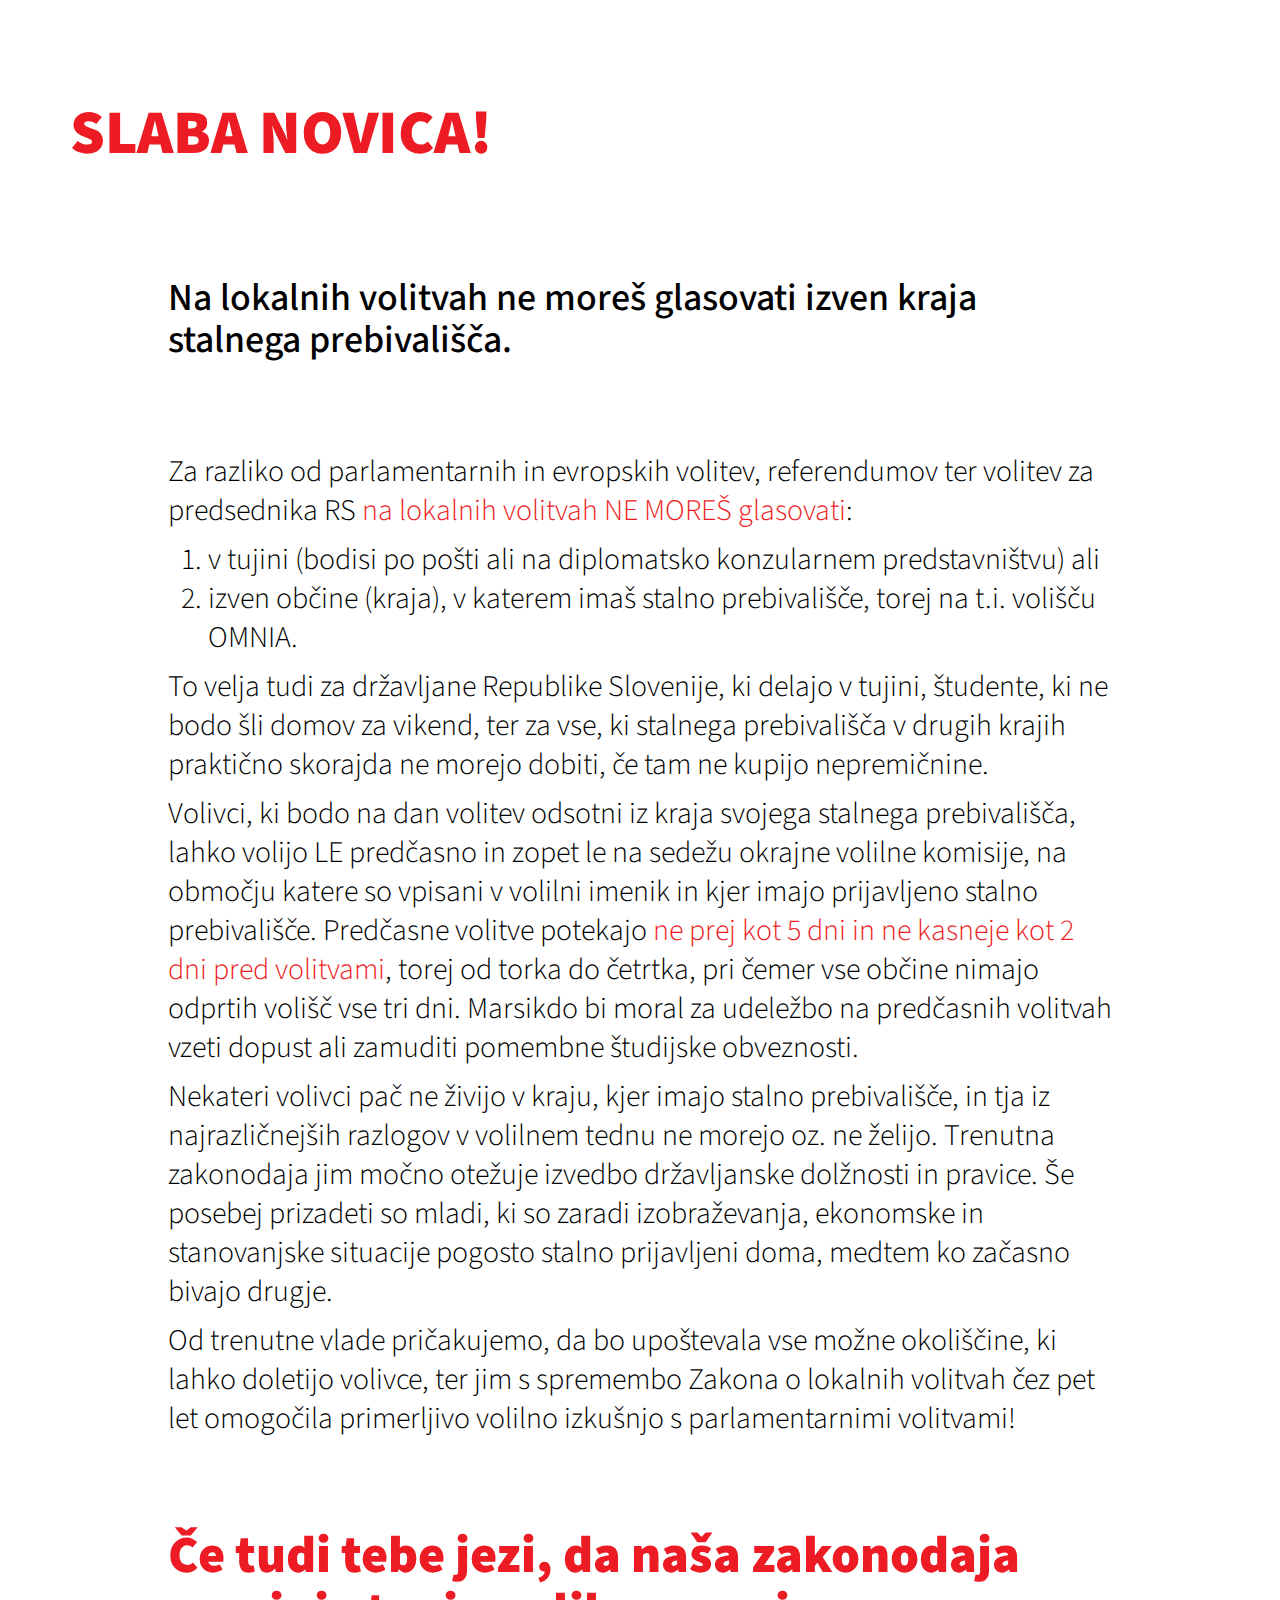
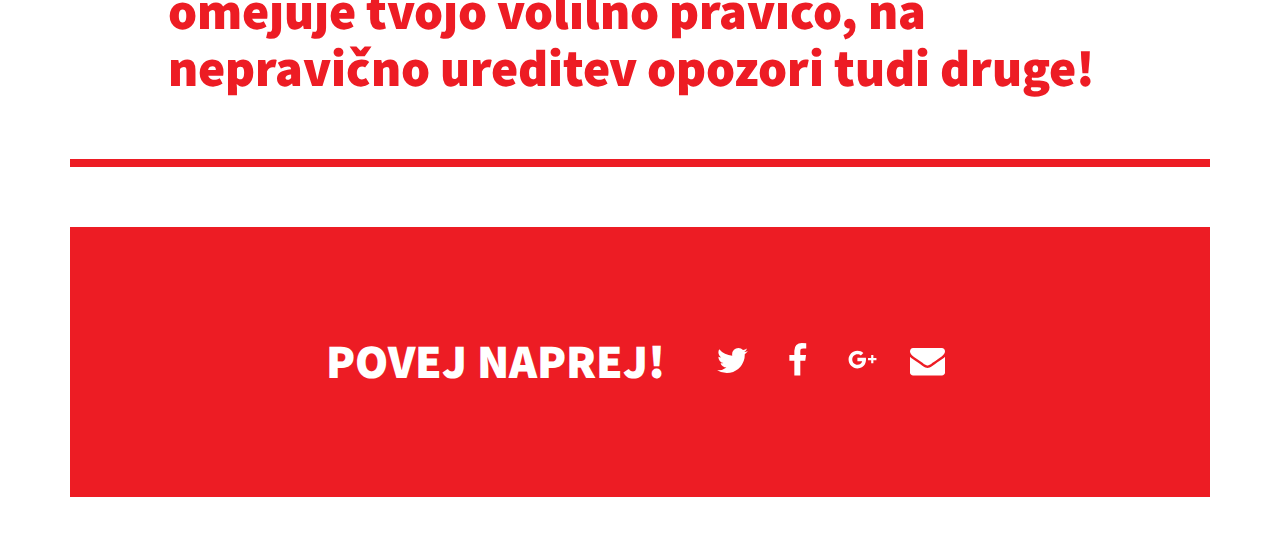
<file: zahtevaj/index.html>
<!DOCTYPE html>
<html>

<head>
  <meta charset="utf-8">
  <meta http-equiv="X-UA-Compatible" content="IE=edge">
  <meta name="viewport" content="width=device-width, initial-scale=1">

  <link rel="shortcut icon" href="https://danesjenovdan.si/favicon.ico">
  <meta name="theme-color" content="#6ba8a0">

  <meta property="fb:app_id" content="301375193309601">
  <meta property="og:type" content="website">
  <meta property="og:title" content="Zakaj se mladi ne udeležujejo lokalnih volitev?">
  <meta property="og:description" content="Ker očitno obstaja interes, da se jim to oteži. Spremenimo Zakon o lokalnih volitvah!">
  <meta property="og:image" content="https://danesjenovdan.si/img/volikjerkoli.png">

  <meta name="twitter:creator" content="@danesjenovdan">
  <meta name="twitter:card" content="summary_large_image">
  <meta name="twitter:title" content="Zakaj se mladi ne udeležujejo lokalnih volitev?">
  <meta name="twitter:description" content="Ker očitno obstaja interes, da se jim to oteži. Spremenimo Zakon o lokalnih volitvah!">
  <meta name="twitter:image" content="https://danesjenovdan.si/img/volikjerkoli.png">

  <meta name="author" content="danesjenovdan">
  <meta name="description" content="Ker očitno obstaja interes, da se jim to oteži. Spremenimo Zakon o lokalnih volitvah!">
  <title>Zakaj se mladi ne udeležujejo lokalnih volitev?</title>

  <link rel="stylesheet" href="https://maxcdn.bootstrapcdn.com/bootstrap/3.3.7/css/bootstrap.min.css" integrity="sha384-BVYiiSIFeK1dGmJRAkycuHAHRg32OmUcww7on3RYdg4Va+PmSTsz/K68vbdEjh4u" crossorigin="anonymous">
  <link rel="stylesheet" href="https://fonts.googleapis.com/css?family=Source+Sans+Pro:300,400,500,700,900&amp;subset=latin-ext">
  <link rel="stylesheet" href="../style.css">

  <!-- HTML5 shim and Respond.js for IE8 support of HTML5 elements and media queries -->
  <!-- WARNING: Respond.js doesn't work if you view the page via file:// -->
  <!--[if lt IE 9]>
    <script src="https://oss.maxcdn.com/html5shiv/3.7.3/html5shiv.min.js"></script>
    <script src="https://oss.maxcdn.com/respond/1.4.2/respond.min.js"></script>
  <![endif]-->
</head>

<body>
  <div class="container">
    <div class="landing">
      <div class="row row-md-flex">
        <div class="col-md-12 col-md-flex">
          <h1 class="landing__title text-red">
            SLABA NOVICA!
          </h1>
        </div>
      </div>
    </div>
    <div class="petition">
      <div class="row">
        <div class="col-md-10 col-md-offset-1">
          <h2 class="landing__subtitle">
            Na lokalnih volitvah ne moreš glasovati izven kraja stalnega prebivališča.
          </h2>
        </div>
      </div>
    </div>
    <div class="petition">
      <div class="row">
        <div class="col-md-10 col-md-offset-1">
          <div class="title-container">
            <h3 class="petition__title">
              <p>
                Za razliko od parlamentarnih in evropskih volitev, referendumov ter volitev za predsednika RS <a href="https://zakonodaja.com/zakon/zlv/80-clen" target="_blank">na lokalnih volitvah NE MOREŠ glasovati</a>:
              </p>
              <ol>
                <li>v tujini (bodisi po pošti ali na diplomatsko konzularnem predstavništvu) ali</li>
                <li>izven občine (kraja), v katerem imaš stalno prebivališče, torej na t.i. volišču OMNIA.</li>
              </ol>
              <p>
                To velja tudi za državljane Republike Slovenije, ki delajo v tujini, študente, ki ne bodo šli domov za vikend, ter za vse, ki stalnega prebivališča v drugih krajih praktično skorajda ne morejo dobiti, če tam ne kupijo nepremičnine.
              </p>
              <p>
                Volivci, ki bodo na dan volitev odsotni iz kraja svojega stalnega prebivališča, lahko volijo LE predčasno in zopet le na sedežu okrajne volilne komisije, na območju katere so vpisani v volilni imenik in kjer imajo prijavljeno stalno prebivališče. Predčasne volitve potekajo <a href="https://zakonodaja.com/zakon/zlv/78-clen" target="_blank">ne prej kot 5 dni in ne kasneje kot 2 dni pred volitvami</a>, torej od torka do četrtka, pri čemer vse občine nimajo odprtih volišč vse tri dni. Marsikdo bi moral za udeležbo na predčasnih volitvah vzeti dopust ali zamuditi pomembne študijske obveznosti.
              </p>
              <p>
                Nekateri volivci pač ne živijo v kraju, kjer imajo stalno prebivališče, in tja iz najrazličnejših razlogov v volilnem tednu ne morejo oz. ne želijo. Trenutna zakonodaja jim močno otežuje izvedbo državljanske dolžnosti in pravice. Še posebej prizadeti so mladi, ki so zaradi izobraževanja, ekonomske in stanovanjske situacije pogosto stalno prijavljeni doma, medtem ko začasno bivajo drugje.
              </p>
              <p>
                Od trenutne vlade pričakujemo, da bo upoštevala vse možne okoliščine, ki lahko doletijo volivce, ter jim s spremembo Zakona o lokalnih volitvah čez pet let omogočila primerljivo volilno izkušnjo s parlamentarnimi volitvami!
              </p>
            </h3>
          </div>
        </div>
      </div>
    </div>
    <div class="petition">
      <div class="row">
        <div class="col-md-10 col-md-offset-1">
          <div class="title-container cta">
            <h1 class="landing__title text-red">
              Če tudi tebe jezi, da naša zakonodaja omejuje tvojo volilno pravico, na nepravično ureditev opozori tudi druge!
            </h1>
          </div>
        </div>
      </div>
      <div class="row">
        <div class="col-md-12">
          <hr class="divider blank">
        </div>
        <div class="col-md-12">
          <div class="petition__title--box">
            <div class="footer__social">
              <span class="social__title">POVEJ NAPREJ!</span>
              <button class="btn btn-social js-twitter">
                <svg width="35" height="35" viewBox="0 0 1792 1792" xmlns="http://www.w3.org/2000/svg">
                  <path d="M1684 408q-67 98-162 167 1 14 1 42 0 130-38 259.5t-115.5 248.5-184.5 210.5-258 146-323 54.5q-271 0-496-145 35 4 78 4 225 0 401-138-105-2-188-64.5t-114-159.5q33 5 61 5 43 0 85-11-112-23-185.5-111.5t-73.5-205.5v-4q68 38 146 41-66-44-105-115t-39-154q0-88 44-163 121 149 294.5 238.5t371.5 99.5q-8-38-8-74 0-134 94.5-228.5t228.5-94.5q140 0 236 102 109-21 205-78-37 115-142 178 93-10 186-50z"></path>
                </svg>
              </button>
              <button class="btn btn-social js-facebook">
                <svg width="35" height="35" viewBox="0 0 1792 1792" xmlns="http://www.w3.org/2000/svg">
                  <path d="M1343 12v264h-157q-86 0-116 36t-30 108v189h293l-39 296h-254v759h-306v-759h-255v-296h255v-218q0-186 104-288.5t277-102.5q147 0 228 12z"></path>
                </svg>
              </button>
              <button class="btn btn-social js-gplus">
                <svg width="35" height="35" viewBox="50 90 412 512" xmlns="http://www.w3.org/2000/svg">
                  <path d="M181.6,306.9v51.3c0,0,49.7-0.1,70-0.1c-11,33.2-28,51.3-70,51.3c-42.5,0-75.6-34.4-75.6-76.9    s33.2-76.9,75.6-76.9c22.5,0,37,7.9,50.3,18.9c10.7-10.7,9.8-12.2,36.9-37.8c-23-20.9-53.6-33.7-87.1-33.7    c-71.5,0-129.5,58-129.5,129.5S110.2,462,181.7,462c106.9,0,133-93.1,124.3-155.1C280.7,306.9,181.6,306.9,181.6,306.9z M415,309.4v-44.9h-32v44.9h-46.1v32H383v46.1h32v-46.1h44.9v-32H415z"></path>
                </svg>
              </button>
              <button class="btn btn-social js-email">
                <svg width="35" height="35" viewBox="0 0 1792 1792" xmlns="http://www.w3.org/2000/svg">
                  <path d="M1792 710v794q0 66-47 113t-113 47h-1472q-66 0-113-47t-47-113v-794q44 49 101 87 362 246 497 345 57 42 92.5 65.5t94.5 48 110 24.5h2q51 0 110-24.5t94.5-48 92.5-65.5q170-123 498-345 57-39 100-87zm0-294q0 79-49 151t-122 123q-376 261-468 325-10 7-42.5 30.5t-54 38-52 32.5-57.5 27-50 9h-2q-23 0-50-9t-57.5-27-52-32.5-54-38-42.5-30.5q-91-64-262-182.5t-205-142.5q-62-42-117-115.5t-55-136.5q0-78 41.5-130t118.5-52h1472q65 0 112.5 47t47.5 113z"></path>
                </svg>
              </button>
            </div>
          </div>
        </div>
      </div>
    </div>
  </div>

  <script src="https://ajax.googleapis.com/ajax/libs/jquery/1.12.4/jquery.min.js"></script>
  <script src="https://maxcdn.bootstrapcdn.com/bootstrap/3.3.7/js/bootstrap.min.js"></script>
  <script src="../script.js"></script>
</body>

</html>
</file>
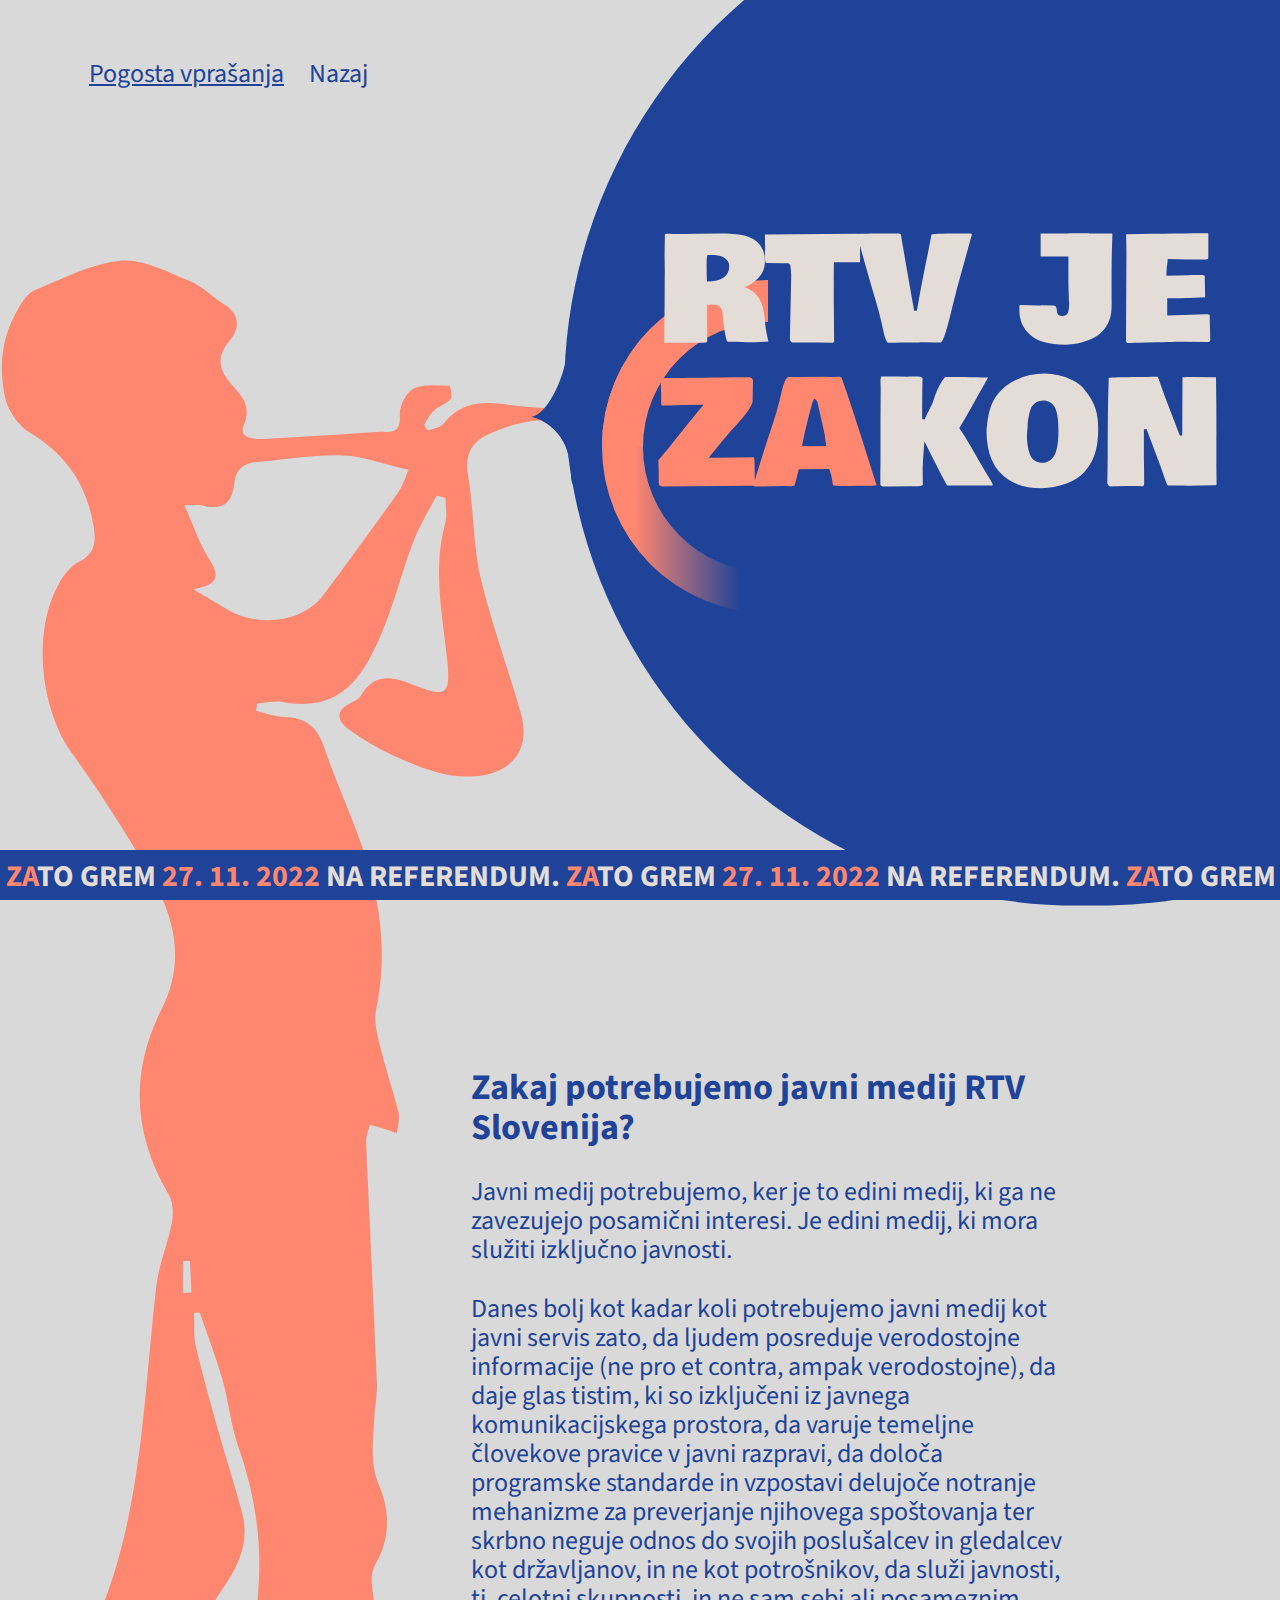
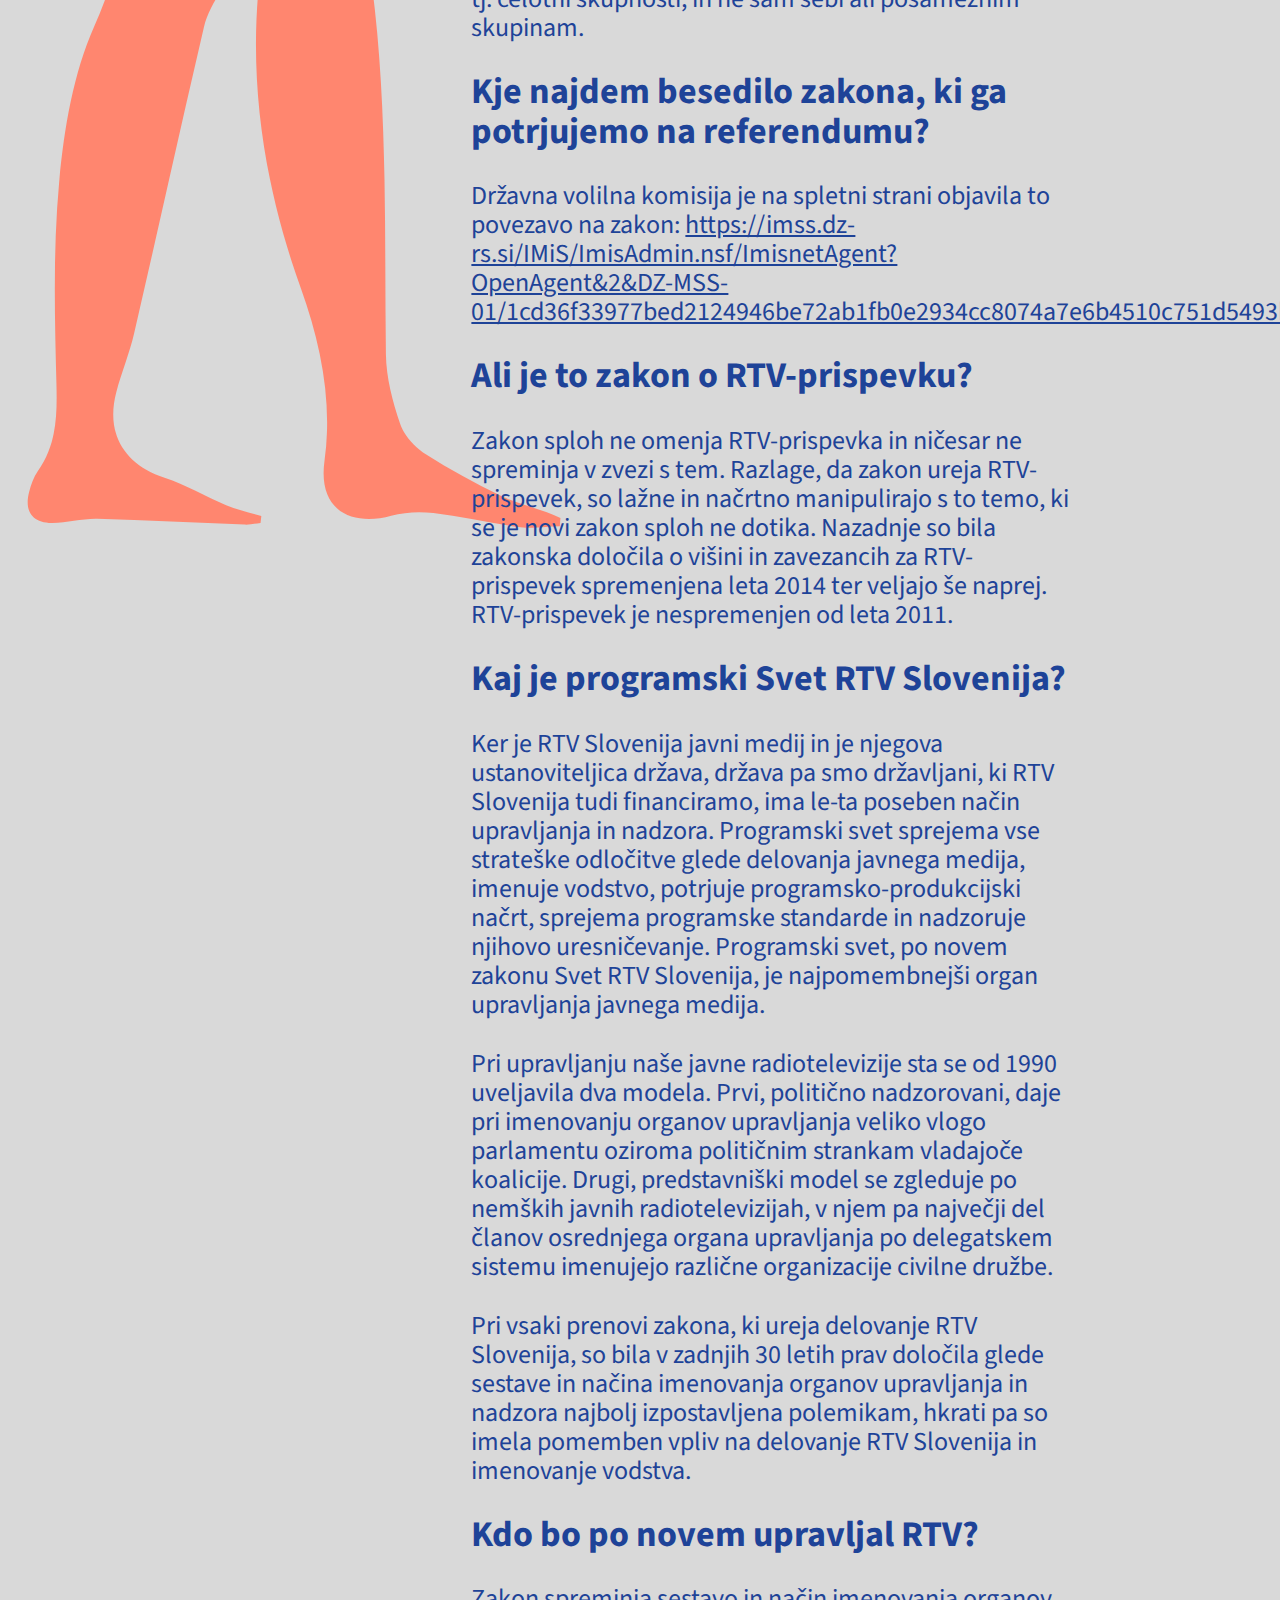
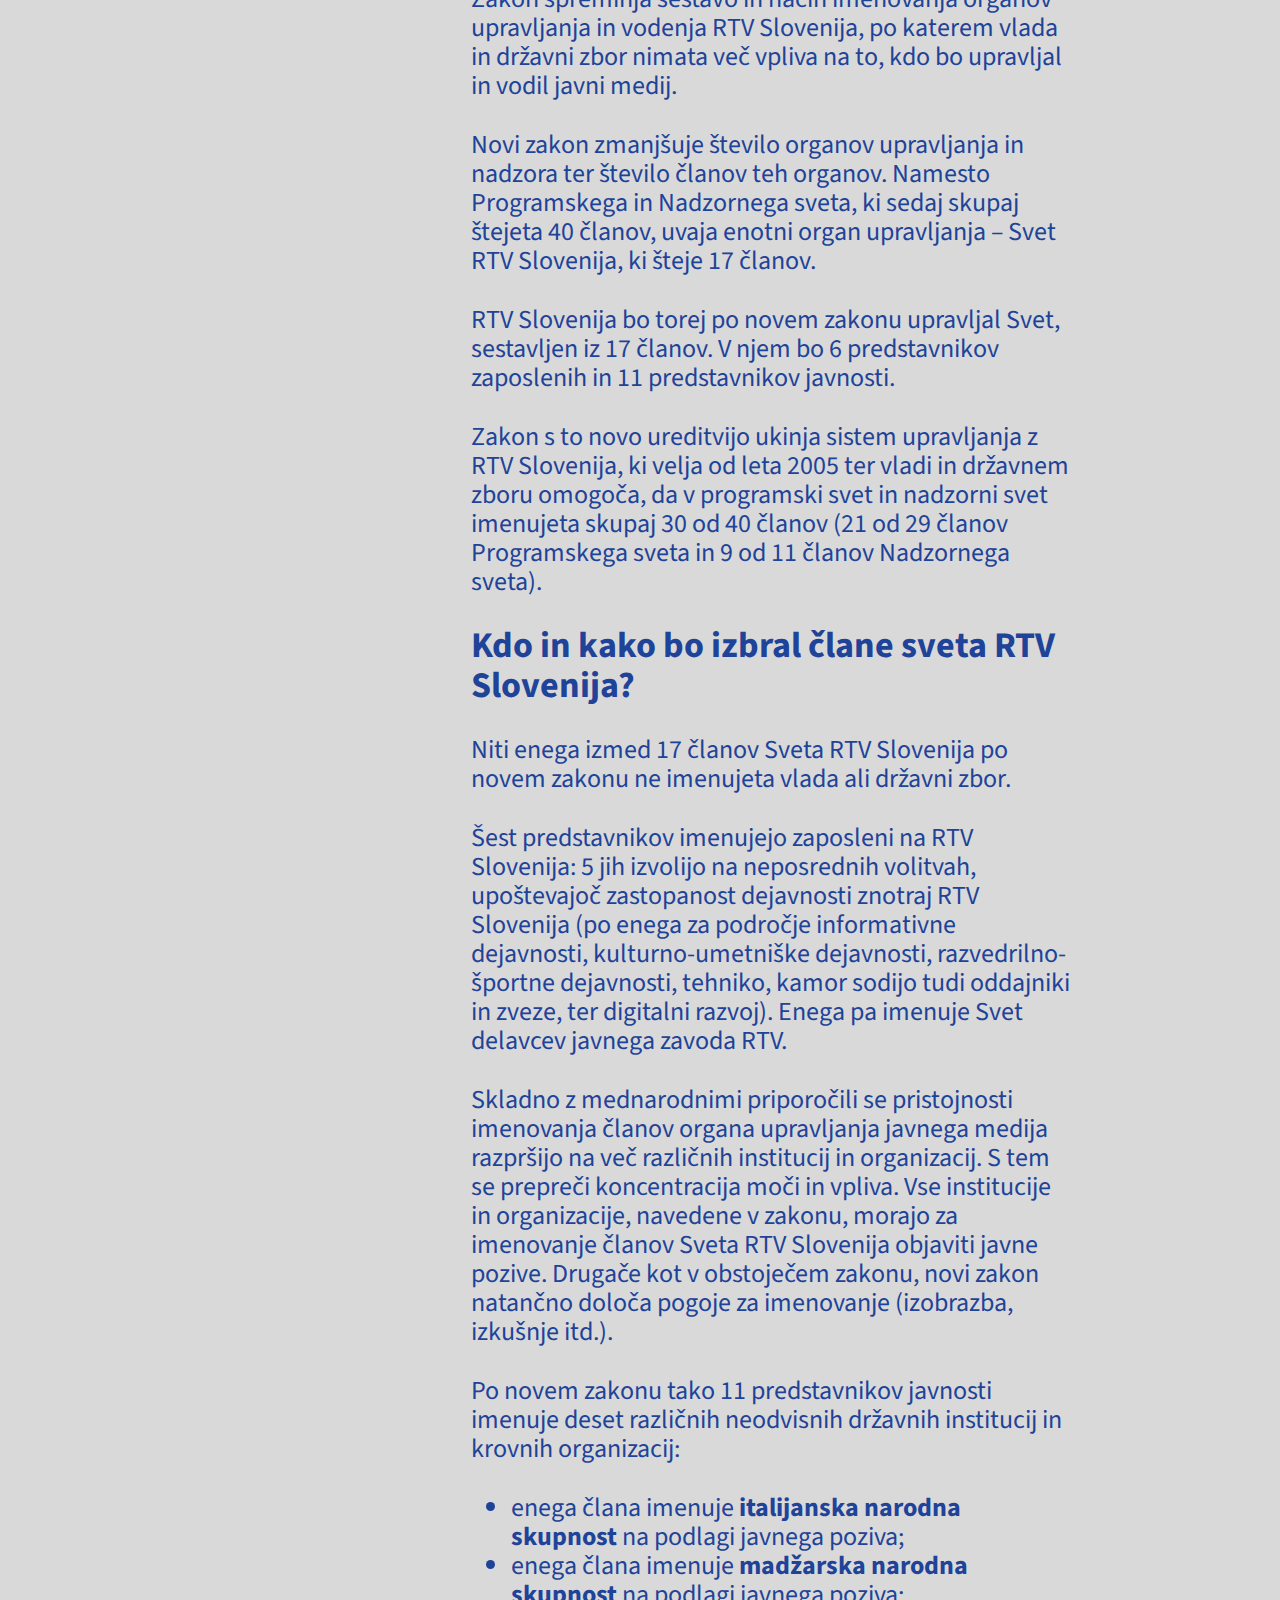
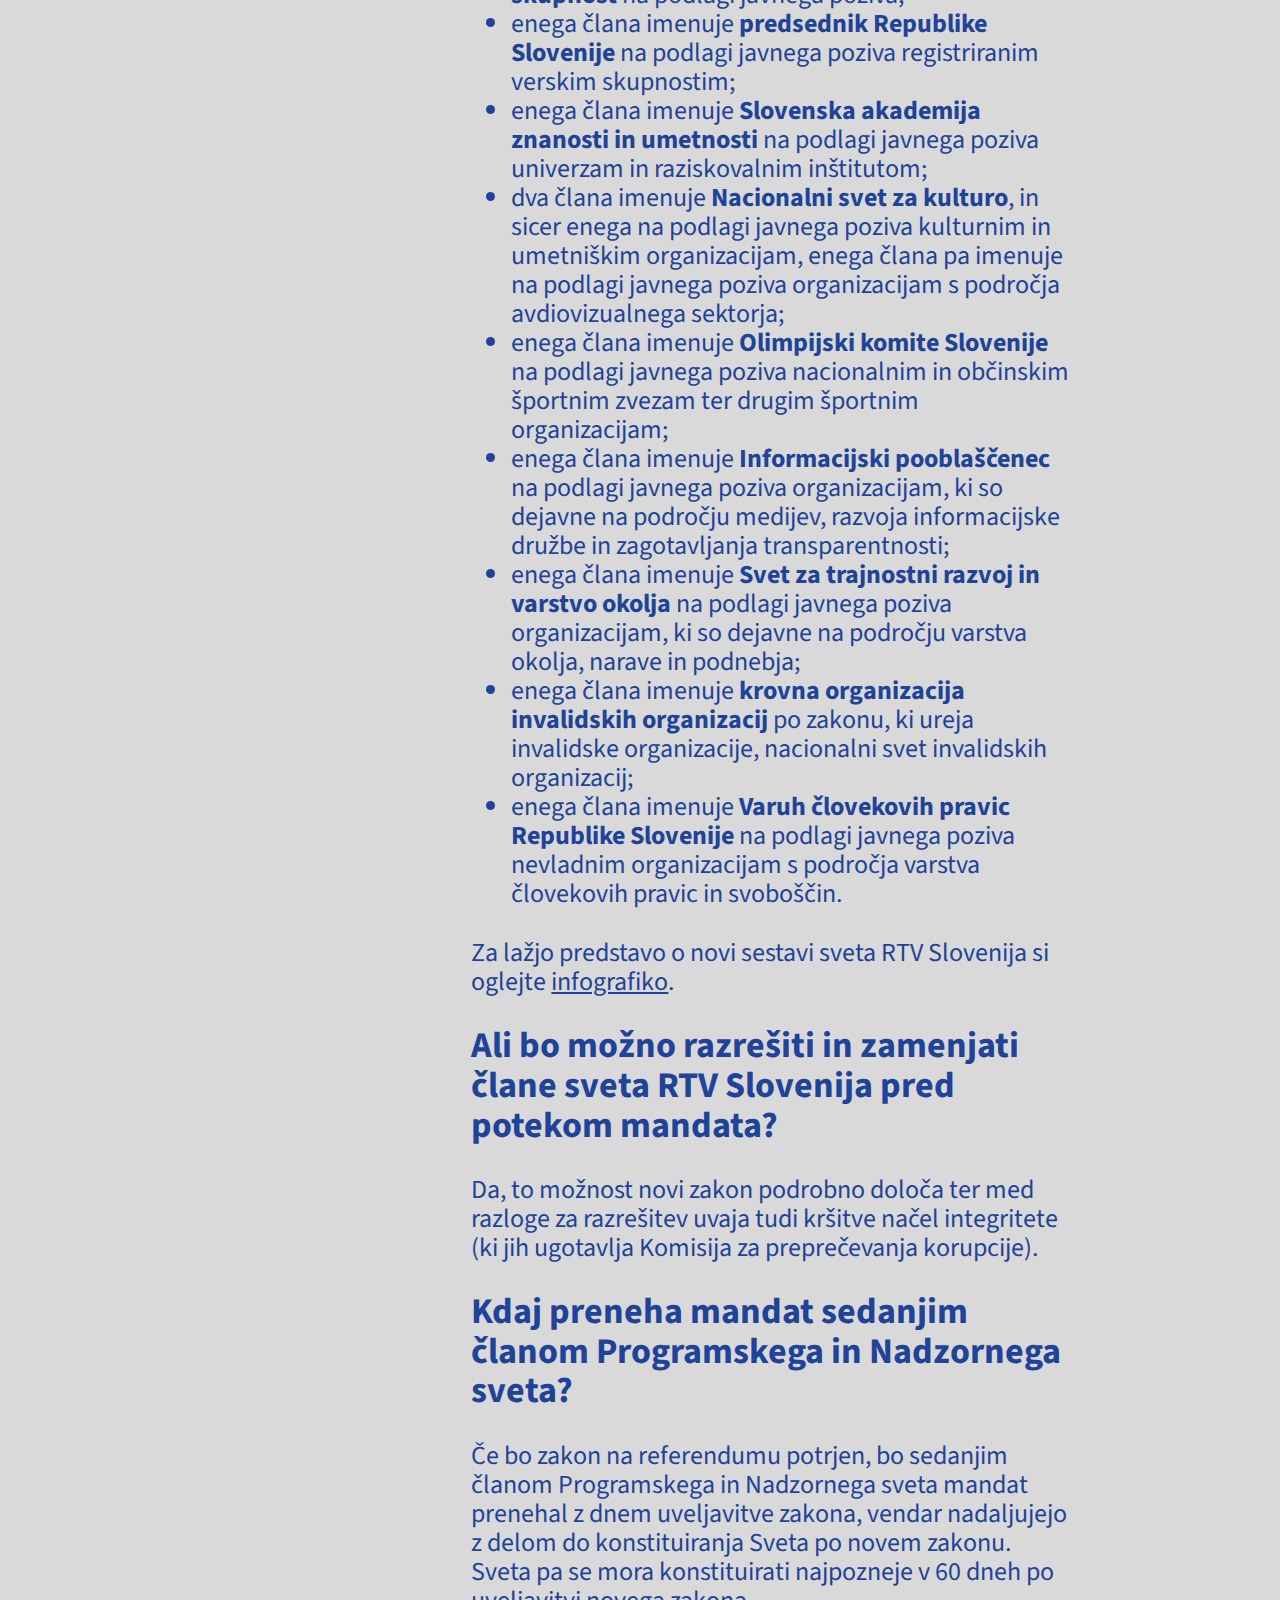
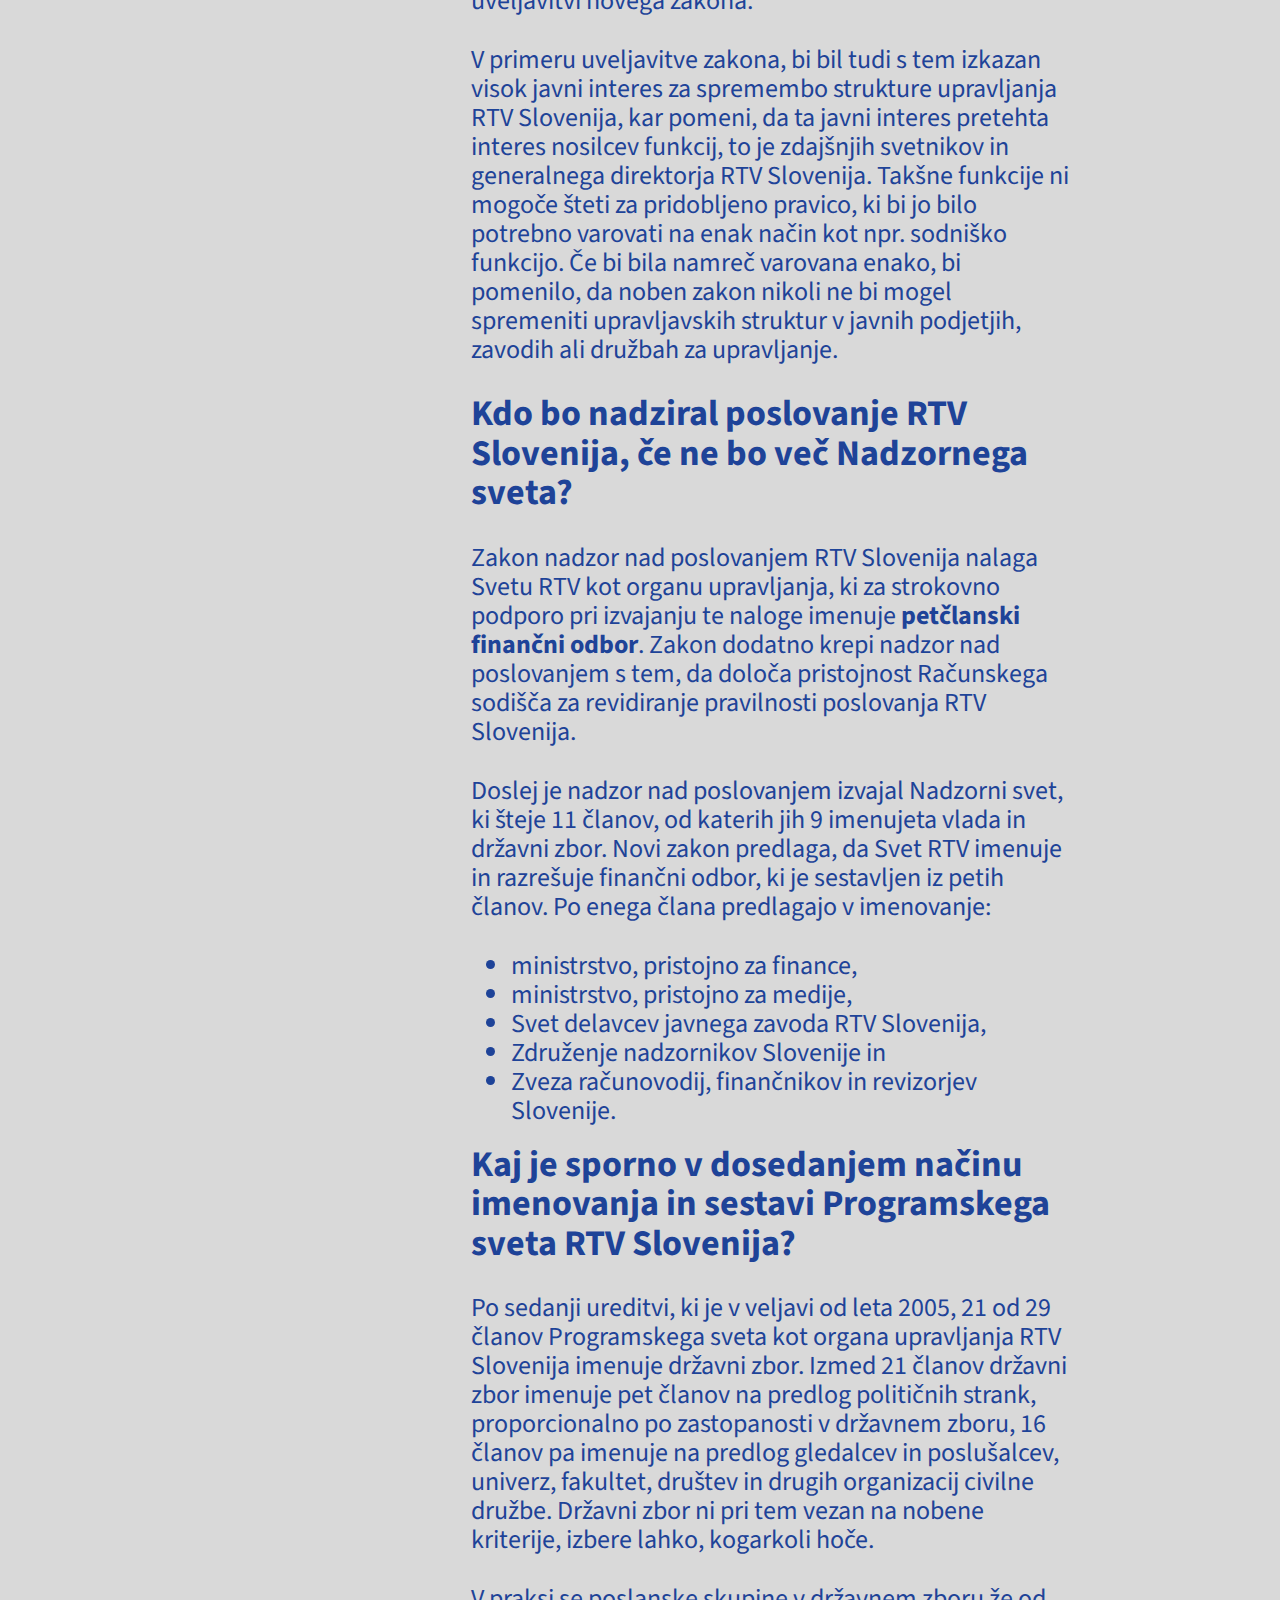
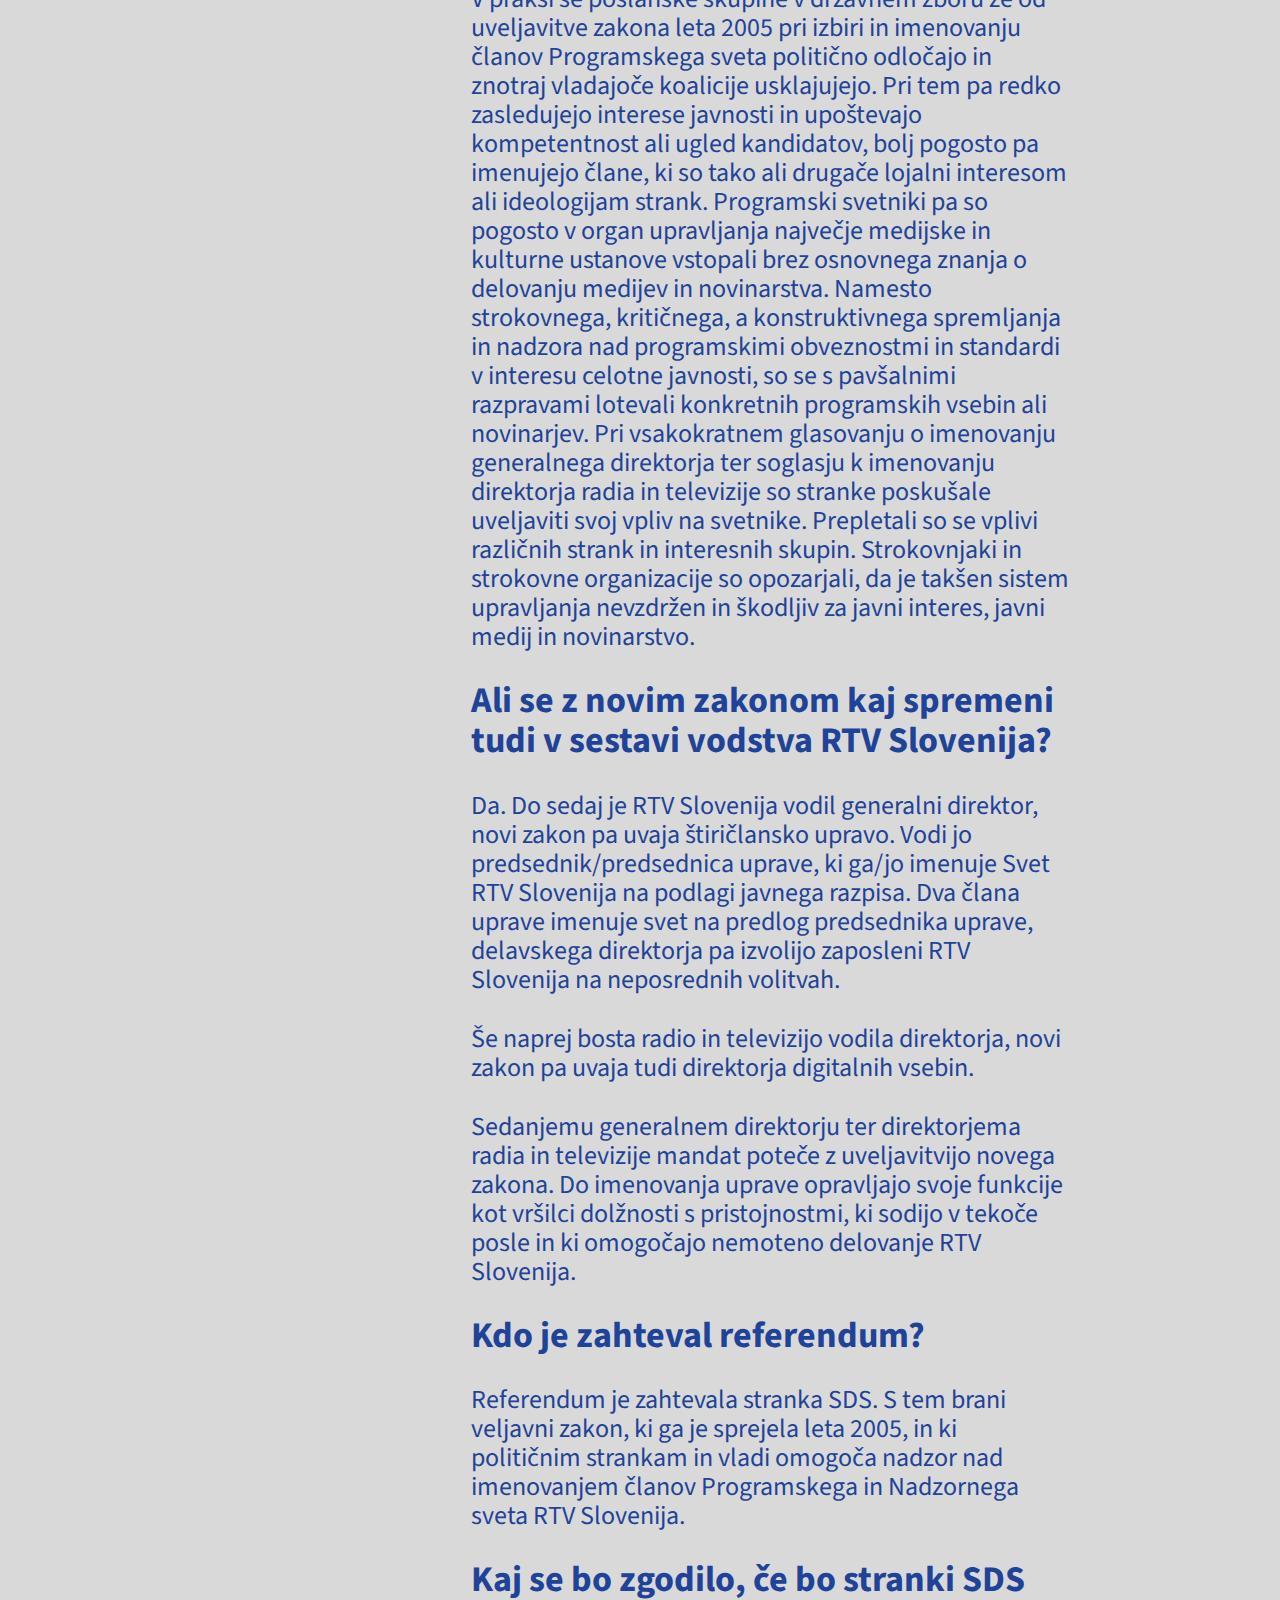
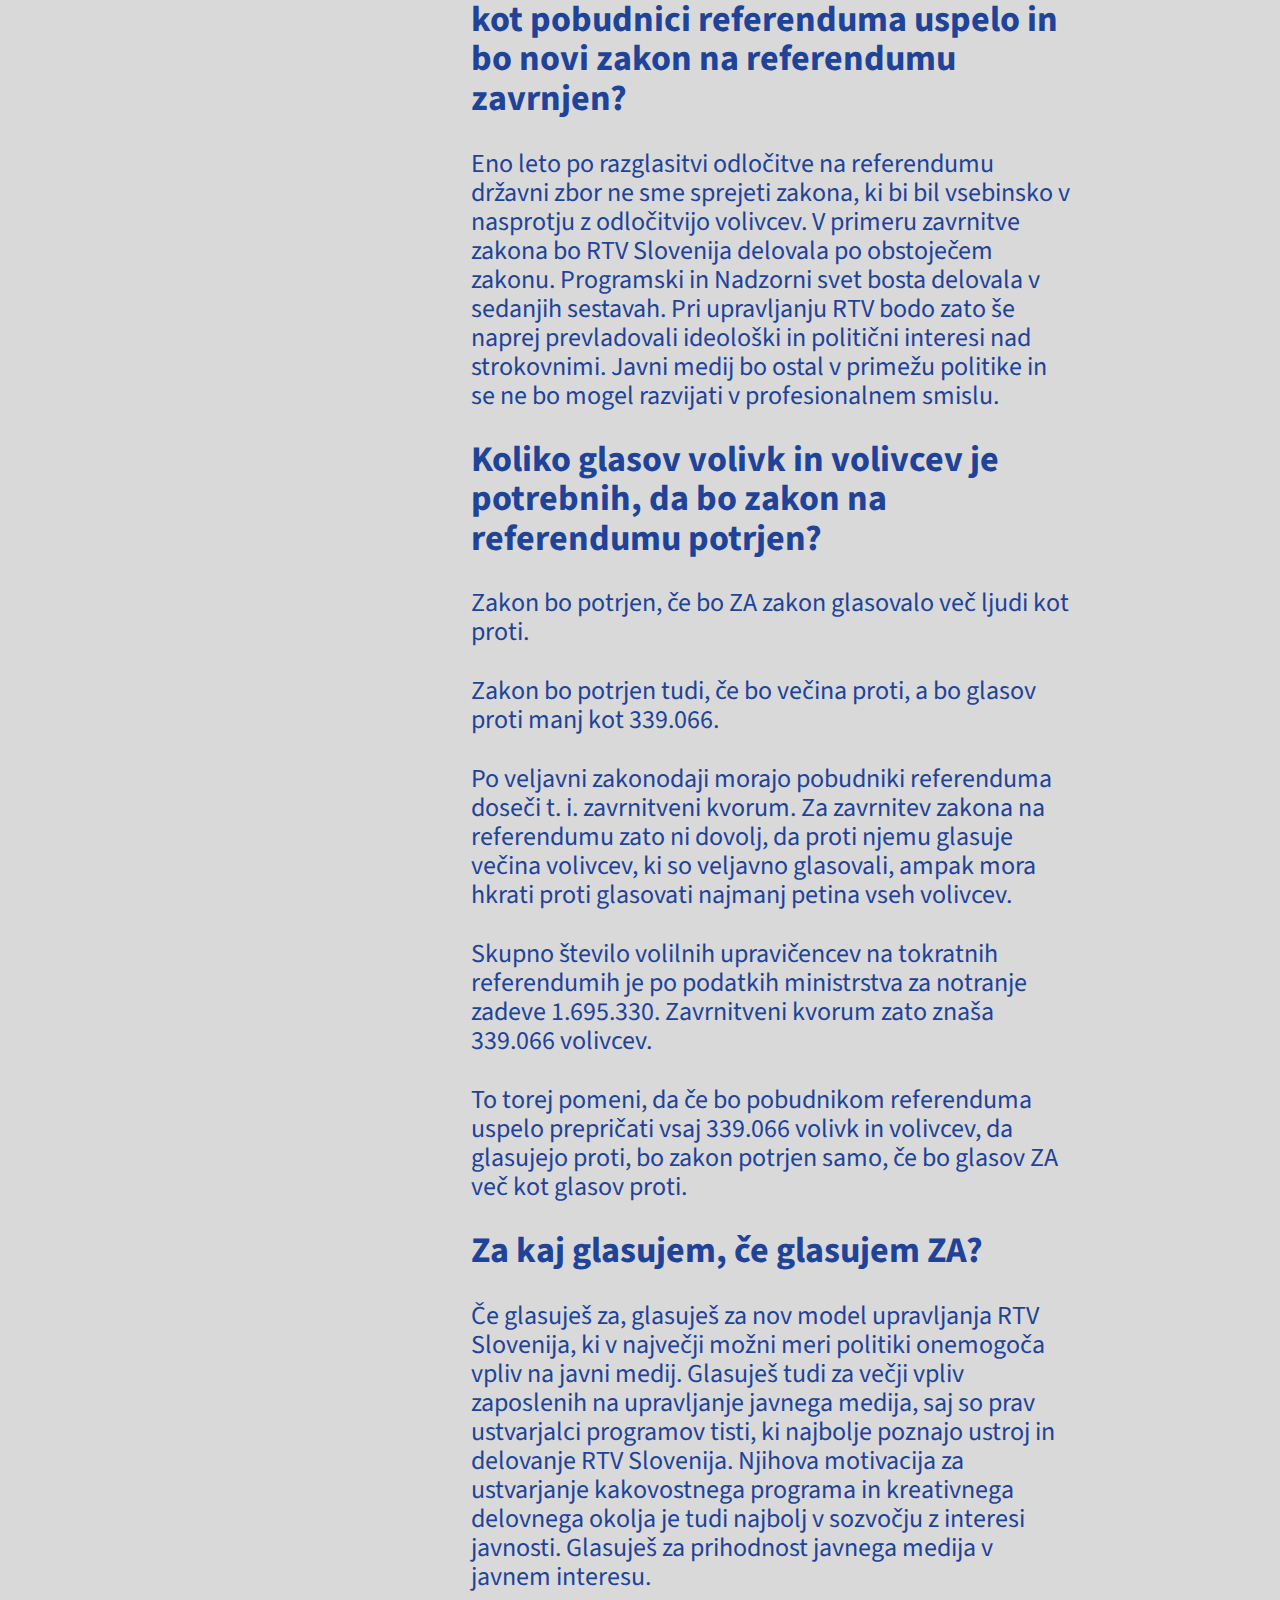
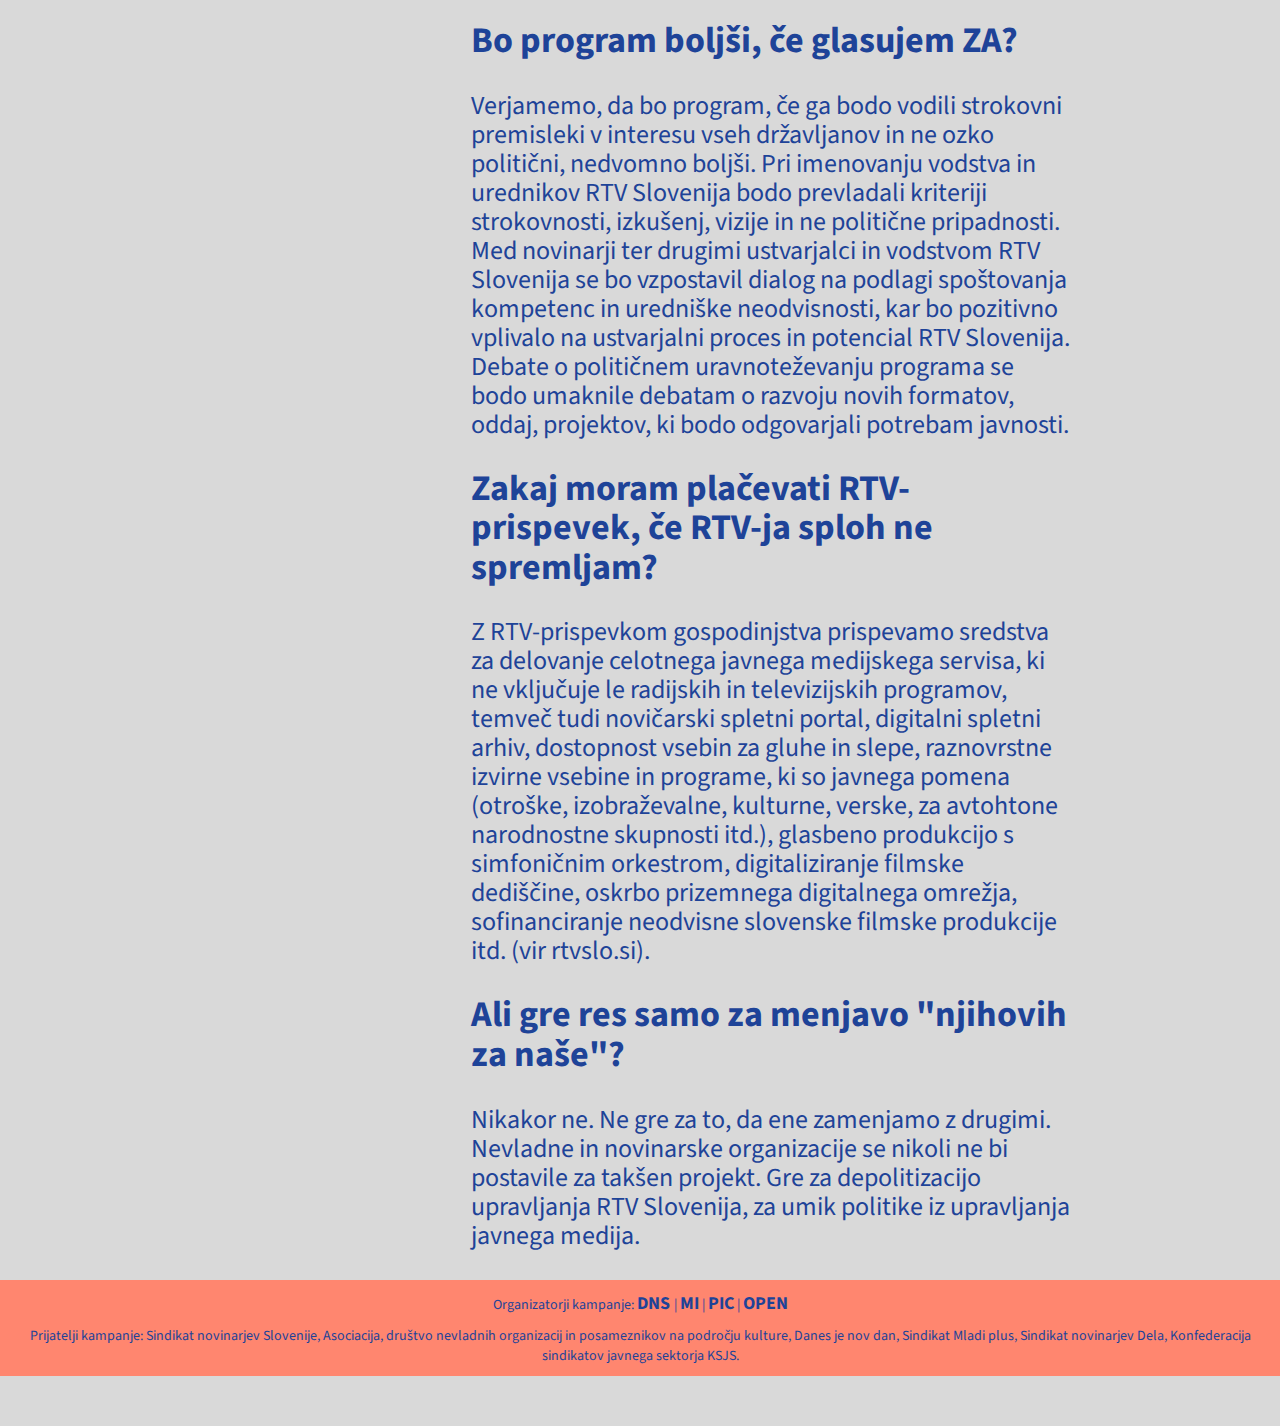
<file: faq.html>
<!DOCTYPE html>
<html>

<head>
    <meta charset="utf-8">
    <meta http-equiv="X-UA-Compatible" content="IE=edge">
    <meta name="viewport" content="width=device-width, initial-scale=1">

    <meta name="theme-color" content="#20a048">

    <meta property="og:type" content="website">
    <meta property="og:title" content="ZA nepristransko RTV Slovenija!">
    <meta property="og:description" content="Trenutno vodstvo RTV Slovenije ne zagotavlja nepristranskega poročanja o Nepristransko poročanje
o referendumu o Zakonu o RTV Slovenija. Podprite nepristranskost javnega medija in podpišite
peticijo za takojšnji odstop politično nastavljenega vodstva RTV Slovenija!">
    <meta property="og:image" content="https://rtvjezakon.si/img/rtv-OG.jpg">

    <meta name="twitter:card" content="summary_large_image">
    <meta name="twitter:title" content="ZA nepristransko RTV Slovenija!">
    <meta name="twitter:description" content="Trenutno vodstvo RTV Slovenije ne zagotavlja nepristranskega poročanja o Nepristransko poročanje
o referendumu o Zakonu o RTV Slovenija. Podprite nepristranskost javnega medija in podpišite
peticijo za takojšnji odstop politično nastavljenega vodstva RTV Slovenija!">
    <meta name="twitter:image" content="https://rtvjezakon.si/img/rtv-OG.jpg">

    <meta name="author" content="Glas ljudstva">
    <meta name="description" content="Trenutno vodstvo RTV Slovenije ne zagotavlja nepristranskega poročanja o Nepristransko poročanje
o referendumu o Zakonu o RTV Slovenija. Podprite nepristranskost javnega medija in podpišite
peticijo za takojšnji odstop politično nastavljenega vodstva RTV Slovenija!">
    <title>ZA nepristransko RTV Slovenija!</title>

    <link rel="stylesheet" href="https://maxcdn.bootstrapcdn.com/bootstrap/3.3.7/css/bootstrap.min.css"
        integrity="sha384-BVYiiSIFeK1dGmJRAkycuHAHRg32OmUcww7on3RYdg4Va+PmSTsz/K68vbdEjh4u" crossorigin="anonymous">
    <link rel="stylesheet"
        href="https://fonts.googleapis.com/css?family=Source+Sans+Pro:300,400,500,700,900&amp;subset=latin-ext">
    <link rel="stylesheet" href="style.css">



    <link rel="apple-touch-icon" sizes="180x180" href="/apple-touch-icon.png">
    <link rel="icon" type="image/png" sizes="32x32" href="/favicon-32x32.png">
    <link rel="icon" type="image/png" sizes="16x16" href="/favicon-16x16.png">
    <link rel="manifest" href="/site.webmanifest">
    <link rel="mask-icon" href="/safari-pinned-tab.svg" color="#5bbad5">
    <meta name="msapplication-TileColor" content="#ffffff">
    <meta name="theme-color" content="#ffffff">



    <style>
        .divider {
            margin: auto;
            width: 40%;
        }

        .petition__title p {
            margin-bottom: 40px;
        }

        @media (max-width: 767px) {
            .petition {
                margin-top: 20px;
            }

            h2 p {
                font-size: 28px;
            }

            .petition__title ol {
                font-size: 24px;
            }

            p {
                font-size: 20px;
            }
        }
    </style>

    <style>
        body {
            background-image: url('img/background.png');
            background-size: 100% auto;

            background-image: url('img/Frame 9.svg');
            background-size: 130vw auto;
            background-position-x: -2vw;
            background-position-y: -12vw;

            background-repeat: no-repeat;
            background-color: #D9D9D9;
            padding-bottom: 5rem;
        }

        .menu {
            /* Menu Menu Menu */
            margin-left: 64px;
            margin-top: 59px;

            font-family: 'Source Sans Pro';
            font-style: normal;
            font-weight: 400;
            font-size: 26px;
            line-height: 29px;

            color: #1E4398;
        }

        @media (max-width: 520px) {
            .menu {
                font-size: 18px;
                margin-top: 0;
                margin-left: 0;
                margin-right: 0;
                width: 100%;
                /* background-color: #D9D9D9; */
            }
        }

        .menu span,
        .menu a {
            margin-left: 10px;
            margin-right: 10px;

            color: #1E4398;
        }

        .info {
            padding-top: 75vw;
            padding-left: 38vw;
        }

        .info p {
            font-family: 'Source Sans Pro';
            font-style: normal;
            font-weight: 400;
            font-size: 26px;
            line-height: 29px;

            color: #1E4398;

            max-width: 600px;

            margin-top: 30px;
            margin-bottom: 30px;
        }

        @media (max-width: 520px) {
            .info p {
                font-size: 18px;
                line-height: 22px;
                margin-left: -34vw;
                padding-left: 5vw;
                padding-right: 5vw;
                background-color: #D9D9D9;
            }

            .info p:first-child {
                padding-top: 10px;
            }
        }

        .info ul {

            /* font-family: 'Source Sans Pro';
            font-style: normal;
            font-weight: 950;
            font-size: 32px;
            line-height: 37px; */

            color: #1E4398;
            font-size: 26px;
            line-height: 29px;
            max-width: 600px;

            /* margin-top: 70px;
            margin-bottom: 70px;

            list-style-type: none;

            padding-left: 0; */
        }

        @media (max-width: 520px) {

            .info ul {
                margin-left: -30vw;
                padding-left: 5vw;
                padding-right: 5vw;
                font-size: 18px;
                line-height: 22px;
            }

            .info ul .loader-inline {
                top: 16px;
                left: -11px;
            }

        }

        .red {
            color: #FF866F !important
        }

        .footer {
            background-color: #FF866F;
            padding-top: 11px;
        }

        .footer p {
            color: #1E4398;
        }

        .footer a {
            color: #1E4398;
            font-weight: bold;
            font-size: 18px;
        }

        @media screen and (max-width: 480px) {
            .info ul {
                font-size: 24px;
                line-height: 30px;
            }
        }
    </style>
    <style>
        .loader {
            font-size: 10px;
            margin: 50px auto;
            text-indent: -9999em;
            width: 26vw;
            height: 26vw;
            border-radius: 50%;
            background: #FF866F;
            background: -moz-linear-gradient(left, #FF866F 10%, rgba(255, 255, 255, 0) 42%);
            background: -webkit-linear-gradient(left, #FF866F 10%, rgba(255, 255, 255, 0) 42%);
            background: -o-linear-gradient(left, #FF866F 10%, rgba(255, 255, 255, 0) 42%);
            background: -ms-linear-gradient(left, #FF866F 10%, rgba(255, 255, 255, 0) 42%);
            background: linear-gradient(to right, #FF866F 10%, rgba(255, 255, 255, 0) 42%);
            position: absolute;
            -webkit-animation: load3 1.4s infinite ease;
            animation: load3 1.4s infinite ease;
            -webkit-transform: translateZ(0);
            -ms-transform: translateZ(0);
            transform: translateZ(0);

            top: 18vw;
            left: 47vw;
        }

        @media (max-width: 520px) {
            .loader {
                top: 11vw;
            }
        }

        @media (max-width: 380px) {
            .loader {
                top: 7vw;
            }
        }

        .loader:before {
            width: 50%;
            height: 50%;
            background: #FF866F;
            border-radius: 100% 0 0 0;
            position: absolute;
            top: 0;
            left: 0;
            content: '';
        }

        .loader:after {
            background: #1E4398;
            width: 75%;
            height: 75%;
            border-radius: 50%;
            content: '';
            margin: auto;
            position: absolute;
            top: 0;
            left: 0;
            bottom: 0;
            right: 0;
        }

        @-webkit-keyframes load3 {
            0% {
                -webkit-transform: rotate(0deg);
                transform: rotate(0deg);
            }

            100% {
                -webkit-transform: rotate(360deg);
                transform: rotate(360deg);
            }
        }

        @keyframes load3 {
            0% {
                -webkit-transform: rotate(0deg);
                transform: rotate(0deg);
            }

            100% {
                -webkit-transform: rotate(360deg);
                transform: rotate(360deg);
            }
        }

        .loader-inline {
            display: inline-block;
            position: relative;
            width: 45px;
            height: 45px;
            top: 12px;
            left: 0;
            left: -5px;
            margin: 0;
            margin-right: -45px;
        }

        .loader-inline:after {
            background-color: #D9D9D9;
        }

        .loader-inline+span {
            z-index: 2;
            position: relative;
        }
    </style>
    <style>
        .foreground {
            pointer-events: none;
            position: absolute;
            display: block;
            top: 0;
            right: 0;
            bottom: 0;
            left: 0;

            background-image: url('img/Frame 10.svg');
            background-size: 130vw auto;
            background-position-x: -2vw;
            background-position-y: -12vw;
            background-repeat: no-repeat;
            background-color: transparent;
            padding-bottom: 5rem;
        }
    </style>
    <style>
        .info h1 {
            color: #1E4398;
            font-weight: 700;
            max-width: 600px;
        }

        @media (max-width: 520px) {

            .info h1 {
                margin-left: -34vw;
                padding-left: 5vw;
                padding-right: 5vw;
            }
        }

        .info a {
            color: #1E4398;
            text-decoration: underline;
        }
    </style>
    <style>
        .fg-first {
            opacity: 1;
            background-image: url('img/Frame\ 10.svg');
            -webkit-animation: firstHeaderAnimation 9s linear infinite;
            -moz-animation: firstHeaderAnimation 9s linear infinite;
            -o-animation: firstHeaderAnimation 9s linear infinite;
            animation: firstHeaderAnimation 9s linear infinite;
        }

        .fg-second {
            opacity: 0;
            background-image: url('img/Frame\ 11.svg');
            -webkit-animation: firstHeaderAnimation 9s linear 3s infinite;
            -moz-animation: firstHeaderAnimation 9s linear 3s infinite;
            -o-animation: firstHeaderAnimation 9s linear 3s infinite;
            animation: firstHeaderAnimation 9s linear 3s infinite;
        }

        .fg-third {
            opacity: 0;
            background-image: url('img/Frame\ 12.svg');
            -webkit-animation: firstHeaderAnimation 9s linear 6s infinite;
            -moz-animation: firstHeaderAnimation 9s linear 6s infinite;
            -o-animation: firstHeaderAnimation 9s linear 6s infinite;
            animation: firstHeaderAnimation 9s linear 6s infinite;
        }

        @keyframes firstHeaderAnimation {
            0% {
                opacity: 1;
            }

            33.32% {
                opacity: 1
            }

            33.33% {
                opacity: 0
            }

            66.65% {
                opacity: 0
            }

            66.66% {
                opacity: 0
            }

            100% {
                opacity: 0;
            }
        }

        @-o-keyframes firstHeaderAnimation {
            0% {
                opacity: 1;
            }

            33.32% {
                opacity: 1
            }

            33.33% {
                opacity: 0
            }

            66.65% {
                opacity: 0
            }

            66.66% {
                opacity: 0
            }

            100% {
                opacity: 0;
            }
        }

        @-moz-keyframes firstHeaderAnimation {
            0% {
                opacity: 1;
            }

            33.32% {
                opacity: 1
            }

            33.33% {
                opacity: 0
            }

            66.65% {
                opacity: 0
            }

            66.66% {
                opacity: 0
            }

            100% {
                opacity: 0;
            }
        }

        @-webkit-keyframes firstHeaderAnimation {
            0% {
                opacity: 1;
            }

            33.32% {
                opacity: 1
            }

            33.33% {
                opacity: 0
            }

            66.65% {
                opacity: 0
            }

            66.66% {
                opacity: 0
            }

            100% {
                opacity: 0;
            }
        }

        /* @keyframes headerAnimation {
          0%   { opacity:0; }
          33.32% { opacity: 0}
          33.33%  { opacity:1 }
          66.65% { opacity: 1}
          66.66% { opacity: 0}
          100% { opacity:0; }
        }
        @-o-keyframes headerAnimation{
          0%   { opacity:1; }
          50%  { opacity:0; }
          100% { opacity:1; }
        }
        @-moz-keyframes headerAnimation{
          0%   { opacity:1; }
          50%  { opacity:0; }
          100% { opacity:1; }
        }
        @-webkit-keyframes headerAnimation{
          0%   { opacity:1; }
          50%  { opacity:0; }
          100% { opacity:1; }
        } */
    </style>
    <script defer data-domain="rtv.glas-ljudstva.si" src="https://plausible.lb.djnd.si/js/plausible.js"></script>
</head>

<body>
    <div class="loader"></div>
    <div class="foreground fg-first"></div>
    <div class="foreground fg-second"></div>
    <div class="foreground fg-third"></div>
    <div class="container-fluid">
        <div class="menu">
            <a href="/faq.html" style="text-decoration: underline;">Pogosta vprašanja</a>
            <a href="/">Nazaj</a>
        </div>
    </div>
    <div class="container-fluid info">

        <div class="row">
            <h1>Zakaj potrebujemo javni medij RTV Slovenija?</h1>
            <p>Javni medij potrebujemo, ker je to edini medij, ki ga ne zavezujejo posamični interesi. Je edini medij,
                ki mora služiti izključno javnosti.
            </p>
            <p>Danes bolj kot kadar koli potrebujemo javni medij kot javni servis zato, da ljudem posreduje verodostojne
                informacije (ne pro et contra, ampak verodostojne), da daje glas tistim, ki so izključeni iz javnega
                komunikacijskega prostora, da varuje temeljne človekove pravice v javni razpravi, da določa programske
                standarde in vzpostavi delujoče notranje mehanizme za preverjanje njihovega spoštovanja ter skrbno
                neguje odnos do svojih poslušalcev in gledalcev kot državljanov, in ne kot potrošnikov, da služi
                javnosti, tj. celotni skupnosti, in ne sam sebi ali posameznim skupinam.
            </p>
            <h1>Kje najdem besedilo zakona, ki ga potrjujemo na referendumu?
            </h1>
            <p>Državna volilna komisija je na spletni strani objavila to povezavo na zakon:
                <a
                    href="https://imss.dz-rs.si/IMiS/ImisAdmin.nsf/ImisnetAgent?OpenAgent&2&DZ-MSS-01/1cd36f33977bed2124946be72ab1fb0e2934cc8074a7e6b4510c751d5493bf7c">https://imss.dz-rs.si/IMiS/ImisAdmin.nsf/ImisnetAgent?OpenAgent&2&DZ-MSS-01/1cd36f33977bed2124946be72ab1fb0e2934cc8074a7e6b4510c751d5493bf7c</a>
            </p>
            <h1>Ali je to zakon o RTV-prispevku?</h1>
            <p>Zakon sploh ne omenja RTV-prispevka in ničesar ne spreminja v zvezi s tem. Razlage, da zakon ureja
                RTV-prispevek, so lažne in načrtno manipulirajo s to temo, ki se je novi zakon sploh ne dotika. Nazadnje
                so bila zakonska določila o višini in zavezancih za RTV-prispevek spremenjena leta 2014 ter veljajo še
                naprej. RTV-prispevek je nespremenjen od leta 2011.
            </p>
            <h1>Kaj je programski Svet RTV Slovenija?</h1>
            <p>Ker je RTV Slovenija javni medij in je njegova ustanoviteljica država, država pa smo državljani, ki RTV
                Slovenija tudi financiramo, ima le-ta poseben način upravljanja in nadzora. Programski svet sprejema vse
                strateške odločitve glede delovanja javnega medija, imenuje vodstvo, potrjuje programsko-produkcijski
                načrt, sprejema programske standarde in nadzoruje njihovo uresničevanje. Programski svet, po novem
                zakonu Svet RTV Slovenija, je najpomembnejši organ upravljanja javnega medija.
            </p>
            <p>Pri upravljanju naše javne radiotelevizije sta se od 1990 uveljavila dva modela. Prvi, politično
                nadzorovani, daje pri imenovanju organov upravljanja veliko vlogo parlamentu oziroma političnim strankam
                vladajoče koalicije. Drugi, predstavniški model se zgleduje po nemških javnih radiotelevizijah, v njem
                pa največji del članov osrednjega organa upravljanja po delegatskem sistemu imenujejo različne
                organizacije civilne družbe.
            </p>
            <p>Pri vsaki prenovi zakona, ki ureja delovanje RTV Slovenija, so bila v zadnjih 30 letih prav določila
                glede sestave in načina imenovanja organov upravljanja in nadzora najbolj izpostavljena polemikam,
                hkrati pa so imela pomemben vpliv na delovanje RTV Slovenija in imenovanje vodstva.
            </p>
            <h1>Kdo bo po novem upravljal RTV?</h1>
            <p>Zakon spreminja sestavo in način imenovanja organov upravljanja in vodenja RTV Slovenija, po katerem
                vlada in državni zbor nimata več vpliva na to, kdo bo upravljal in vodil javni medij.
            </p>
            <p>Novi zakon zmanjšuje število organov upravljanja in nadzora ter število članov teh organov. Namesto
                Programskega in Nadzornega sveta, ki sedaj skupaj štejeta 40 članov, uvaja enotni organ upravljanja –
                Svet RTV Slovenija, ki šteje 17 članov.
            </p>
            <p>RTV Slovenija bo torej po novem zakonu upravljal Svet, sestavljen iz 17 članov. V njem bo 6 predstavnikov
                zaposlenih in 11 predstavnikov javnosti.
            </p>
            <p>Zakon s to novo ureditvijo ukinja sistem upravljanja z RTV Slovenija, ki velja od leta 2005 ter vladi in
                državnem zboru omogoča, da v programski svet in nadzorni svet imenujeta skupaj 30 od 40 članov (21 od 29
                članov Programskega sveta in 9 od 11 članov Nadzornega sveta).
            </p>
            <h1>Kdo in kako bo izbral člane sveta RTV Slovenija?
            </h1>
            <p>Niti enega izmed 17 članov Sveta RTV Slovenija po novem zakonu ne imenujeta vlada ali državni zbor.
            </p>
            <p>Šest predstavnikov imenujejo zaposleni na RTV Slovenija: 5 jih izvolijo na neposrednih volitvah,
                upoštevajoč zastopanost dejavnosti znotraj RTV Slovenija (po enega za področje informativne dejavnosti,
                kulturno-umetniške dejavnosti, razvedrilno-športne dejavnosti, tehniko, kamor sodijo tudi oddajniki in
                zveze, ter digitalni razvoj). Enega pa imenuje Svet delavcev javnega zavoda RTV.
            </p>
            <p>Skladno z mednarodnimi priporočili se pristojnosti imenovanja članov organa upravljanja javnega medija
                razpršijo na več različnih institucij in organizacij. S tem se prepreči koncentracija moči in vpliva.
                Vse institucije in organizacije, navedene v zakonu, morajo za imenovanje članov Sveta RTV Slovenija
                objaviti javne pozive. Drugače kot v obstoječem zakonu, novi zakon natančno določa pogoje za imenovanje
                (izobrazba, izkušnje itd.).
            </p>
            <p>Po novem zakonu tako 11 predstavnikov javnosti imenuje deset različnih neodvisnih državnih institucij in
                krovnih organizacij:
            </p>
            <ul>
                <li>enega člana imenuje <strong>italijanska narodna skupnost</strong> na podlagi javnega poziva;</li>
                <li>enega člana imenuje <strong>madžarska narodna skupnost</strong> na podlagi javnega poziva;</li>
                <li>enega člana imenuje <strong>predsednik Republike Slovenije</strong> na podlagi javnega poziva
                    registriranim verskim skupnostim;
                </li>
                <li>enega člana imenuje <strong>Slovenska akademija znanosti in umetnosti</strong> na podlagi
                    javnega poziva univerzam in raziskovalnim inštitutom;
                </li>
                <li>dva člana imenuje <strong>Nacionalni svet za kulturo</strong>, in sicer enega na podlagi javnega
                    poziva kulturnim in umetniškim organizacijam, enega člana pa imenuje na
                    podlagi javnega poziva organizacijam s področja avdiovizualnega sektorja;
                </li>
                <li>enega člana imenuje <strong>Olimpijski komite Slovenije</strong> na podlagi javnega poziva
                    nacionalnim in občinskim športnim zvezam ter drugim športnim organizacijam;
                </li>
                <li>enega člana imenuje <strong>Informacijski pooblaščenec</strong> na podlagi javnega poziva
                    organizacijam, ki so dejavne na področju medijev, razvoja informacijske družbe
                    in zagotavljanja transparentnosti;
                </li>
                <li>enega člana imenuje <strong>Svet za trajnostni razvoj in varstvo okolja</strong> na podlagi
                    javnega poziva organizacijam, ki so dejavne na področju varstva okolja, narave
                    in podnebja;
                </li>
                <li>enega člana imenuje <strong>krovna organizacija invalidskih organizacij</strong> po zakonu, ki
                    ureja invalidske organizacije, nacionalni svet invalidskih organizacij;
                </li>
                <li>enega člana imenuje <strong>Varuh človekovih pravic Republike Slovenije</strong> na podlagi
                    javnega poziva nevladnim organizacijam s področja varstva človekovih pravic in
                    svoboščin.
                </li>
            </ul>
            <p>Za lažjo predstavo o novi sestavi sveta RTV Slovenija si oglejte <a href="https://novinar.com/wp-content/uploads/2019/09/sestava-programskega-sveta.png" target="_blank">infografiko</a>.</p>
            <h1>Ali bo možno razrešiti in zamenjati člane sveta RTV Slovenija pred potekom mandata?</h1>
            <p>Da, to možnost novi zakon podrobno določa ter med razloge za razrešitev uvaja tudi kršitve načel
                integritete (ki jih ugotavlja Komisija za preprečevanja korupcije).</p>
            <h1>Kdaj preneha mandat sedanjim članom Programskega in Nadzornega sveta?</h1>
            <p>Če bo zakon na referendumu potrjen, bo sedanjim članom Programskega in Nadzornega sveta mandat prenehal z
                dnem uveljavitve zakona, vendar nadaljujejo z delom do konstituiranja Sveta po novem zakonu. Sveta pa se
                mora konstituirati najpozneje v 60 dneh po uveljavitvi novega zakona.</p>
            <p>V primeru uveljavitve zakona, bi bil tudi s tem izkazan visok javni interes za spremembo strukture
                upravljanja RTV Slovenija, kar pomeni, da ta javni interes pretehta interes nosilcev funkcij, to je
                zdajšnjih svetnikov in generalnega direktorja RTV Slovenija. Takšne funkcije ni mogoče šteti za
                pridobljeno pravico, ki bi jo bilo potrebno varovati na enak način kot npr. sodniško funkcijo. Če bi
                bila namreč varovana enako, bi pomenilo, da noben zakon nikoli ne bi mogel spremeniti upravljavskih
                struktur v javnih podjetjih, zavodih ali družbah za upravljanje.</p>
            <h1>Kdo bo nadziral poslovanje RTV Slovenija, če ne bo več Nadzornega sveta?</h1>
            <p>Zakon nadzor nad poslovanjem RTV Slovenija nalaga Svetu RTV kot organu upravljanja, ki za strokovno
                podporo pri izvajanju te naloge imenuje <strong>petčlanski finančni odbor</strong>. Zakon dodatno krepi
                nadzor nad poslovanjem s tem, da določa pristojnost Računskega sodišča za revidiranje pravilnosti
                poslovanja RTV Slovenija.</p>
            <p>Doslej je nadzor nad poslovanjem izvajal Nadzorni svet, ki šteje 11 članov, od katerih jih 9 imenujeta
                vlada in državni zbor. Novi zakon predlaga, da Svet RTV imenuje in razrešuje finančni odbor, ki je
                sestavljen iz petih članov. Po enega člana predlagajo v imenovanje:</p>
            <ul>
                <li>ministrstvo, pristojno za finance,</li>
                <li>ministrstvo, pristojno za medije,</li>
                <li>Svet delavcev javnega zavoda RTV Slovenija,</li>
                <li>Združenje nadzornikov Slovenije in</li>
                <li>Zveza računovodij, finančnikov in revizorjev Slovenije.</li>
            </ul>
            <h1>Kaj je sporno v dosedanjem načinu imenovanja in sestavi Programskega sveta RTV Slovenija?</h1>
            <p>Po sedanji ureditvi, ki je v veljavi od leta 2005, 21 od 29 članov Programskega sveta kot organa
                upravljanja RTV Slovenija imenuje državni zbor. Izmed 21 članov državni zbor imenuje pet članov na
                predlog političnih strank, proporcionalno po zastopanosti v državnem zboru, 16 članov pa imenuje na
                predlog gledalcev in poslušalcev, univerz, fakultet, društev in drugih organizacij civilne družbe.
                Državni zbor ni pri tem vezan
                na nobene kriterije, izbere lahko, kogarkoli hoče.
            </p>
            <p>V praksi se poslanske skupine v državnem zboru že od uveljavitve zakona leta 2005 pri izbiri in
                imenovanju članov Programskega sveta politično odločajo in znotraj vladajoče koalicije usklajujejo. Pri
                tem pa redko zasledujejo interese javnosti in upoštevajo kompetentnost ali ugled kandidatov, bolj
                pogosto pa imenujejo člane, ki so tako ali drugače lojalni interesom ali ideologijam strank. Programski
                svetniki pa so pogosto v organ upravljanja največje medijske in kulturne ustanove vstopali brez
                osnovnega znanja o delovanju medijev in novinarstva. Namesto strokovnega, kritičnega, a konstruktivnega
                spremljanja in nadzora nad programskimi obveznostmi in standardi v interesu celotne javnosti, so se s
                pavšalnimi razpravami lotevali konkretnih programskih vsebin ali novinarjev. Pri vsakokratnem glasovanju
                o imenovanju generalnega direktorja ter soglasju k imenovanju direktorja radia in televizije so stranke
                poskušale uveljaviti svoj vpliv na svetnike. Prepletali so se vplivi različnih strank in interesnih
                skupin. Strokovnjaki in strokovne organizacije so opozarjali, da je takšen sistem upravljanja nevzdržen
                in škodljiv za javni interes, javni medij in novinarstvo.
            </p>
            <h1>Ali se z novim zakonom kaj spremeni tudi v sestavi vodstva RTV Slovenija?</h1>
            <p>Da. Do sedaj je RTV Slovenija vodil generalni direktor, novi zakon pa uvaja štiričlansko upravo. Vodi jo
                predsednik/predsednica uprave, ki ga/jo imenuje Svet RTV Slovenija na podlagi javnega razpisa. Dva člana
                uprave imenuje svet na predlog predsednika uprave, delavskega direktorja pa izvolijo zaposleni RTV
                Slovenija na neposrednih volitvah.
            </p>
            <p>Še naprej bosta radio in televizijo vodila direktorja, novi zakon pa uvaja tudi direktorja digitalnih
                vsebin.
            </p>
            <p>Sedanjemu generalnem direktorju ter direktorjema radia in televizije mandat poteče z uveljavitvijo novega
                zakona. Do imenovanja uprave opravljajo svoje funkcije kot vršilci dolžnosti s pristojnostmi, ki sodijo
                v tekoče posle in ki omogočajo nemoteno delovanje RTV Slovenija.
            </p>
            <h1>Kdo je zahteval referendum?</h1>
            <p>Referendum je zahtevala stranka SDS. S tem brani veljavni zakon, ki ga je sprejela leta 2005, in ki
                političnim strankam in vladi omogoča nadzor nad imenovanjem članov Programskega in Nadzornega sveta RTV
                Slovenija.</p>
            <h1>Kaj se bo zgodilo, če bo stranki SDS kot pobudnici referenduma uspelo in bo novi zakon na referendumu
                zavrnjen?</h1>
            <p>Eno leto po razglasitvi odločitve na referendumu državni zbor ne sme sprejeti zakona, ki bi bil vsebinsko
                v nasprotju z odločitvijo volivcev. V primeru zavrnitve zakona bo RTV Slovenija delovala po obstoječem
                zakonu. Programski in Nadzorni svet bosta delovala v sedanjih sestavah. Pri upravljanju RTV bodo zato še
                naprej prevladovali
                ideološki in politični interesi nad strokovnimi. Javni medij bo ostal v primežu politike in se ne bo
                mogel razvijati v profesionalnem smislu.</p>
            <h1>Koliko glasov volivk in volivcev je potrebnih, da bo zakon na referendumu potrjen?</h1>
            <p>Zakon bo potrjen, če bo ZA zakon glasovalo več ljudi kot proti.
            </p>
            <p>Zakon bo potrjen tudi, če bo večina proti, a bo glasov proti manj kot 339.066.
            </p>
            <p>Po veljavni zakonodaji morajo pobudniki referenduma doseči t. i. zavrnitveni kvorum. Za zavrnitev zakona
                na referendumu zato ni dovolj, da proti njemu glasuje večina volivcev, ki so veljavno glasovali, ampak
                mora hkrati proti glasovati najmanj petina vseh volivcev.
            </p>
            <p>Skupno število volilnih upravičencev na tokratnih referendumih je po podatkih ministrstva za notranje
                zadeve 1.695.330. Zavrnitveni kvorum zato znaša 339.066 volivcev.
            </p>
            <p>To torej pomeni, da če bo pobudnikom referenduma uspelo prepričati vsaj 339.066 volivk in volivcev, da
                glasujejo proti, bo zakon potrjen samo, če bo glasov ZA več kot glasov proti.
            </p>
            <h1>Za kaj glasujem, če glasujem ZA?</h1>
            <p>Če glasuješ za, glasuješ za nov model upravljanja RTV Slovenija, ki v največji možni meri politiki
                onemogoča vpliv na javni medij. Glasuješ tudi za večji vpliv zaposlenih na upravljanje javnega medija,
                saj so prav ustvarjalci programov tisti, ki najbolje poznajo ustroj in delovanje RTV Slovenija. Njihova
                motivacija za ustvarjanje kakovostnega programa in kreativnega delovnega okolja je tudi najbolj v
                sozvočju z interesi javnosti. Glasuješ za prihodnost javnega medija v javnem interesu.
            </p>
            <h1>Bo program boljši, če glasujem ZA?
            </h1>
            <p>Verjamemo, da bo program, če ga bodo vodili strokovni premisleki v interesu vseh državljanov in ne ozko
                politični, nedvomno boljši. Pri imenovanju vodstva in urednikov RTV Slovenija bodo prevladali kriteriji
                strokovnosti, izkušenj, vizije in ne politične pripadnosti. Med novinarji ter drugimi ustvarjalci in
                vodstvom RTV Slovenija se bo vzpostavil dialog na podlagi spoštovanja kompetenc in uredniške
                neodvisnosti, kar bo pozitivno vplivalo na ustvarjalni proces in potencial RTV Slovenija. Debate o
                političnem uravnoteževanju programa se bodo umaknile debatam o razvoju novih formatov, oddaj, projektov,
                ki bodo odgovarjali potrebam javnosti.</p>
            <h1>Zakaj moram plačevati RTV-prispevek, če RTV-ja sploh ne spremljam?</h1>
            <p>Z RTV-prispevkom gospodinjstva prispevamo sredstva za delovanje celotnega javnega medijskega servisa, ki
                ne vključuje le radijskih in televizijskih programov, temveč tudi novičarski spletni portal, digitalni
                spletni arhiv, dostopnost vsebin za gluhe in slepe, raznovrstne izvirne vsebine in programe, ki so
                javnega pomena (otroške, izobraževalne, kulturne, verske, za avtohtone narodnostne skupnosti itd.),
                glasbeno produkcijo s simfoničnim orkestrom, digitaliziranje filmske dediščine, oskrbo prizemnega
                digitalnega omrežja, sofinanciranje neodvisne slovenske filmske produkcije itd. (vir rtvslo.si).</p>
            <h1>Ali gre res samo za menjavo "njihovih za naše"?
            </h1>
            <p>Nikakor ne. Ne gre za to, da ene zamenjamo z drugimi. Nevladne in novinarske organizacije se nikoli ne bi
                postavile za takšen projekt. Gre za
                depolitizacijo upravljanja RTV Slovenija, za umik politike iz upravljanja javnega medija.
            </p>
        </div>
    </div>
    <div class="container-fluid footer">
        <div class="row">
            <div class="col-md-12">
                <p style="text-align: center;">Organizatorji kampanje: <a target="_blank" https://novinar.com/">DNS </a>
                        | <a target="_blank" href="https://www.mirovni-institut.si">MI</a> | <a target="_blank"
                        href="https://pic.si/">PIC</a> | <a target="_blank" href="http://www.open.si/ozavodu/">OPEN</a>
                </p>
                <p style="text-align: center;">Prijatelji kampanje: Sindikat novinarjev Slovenije, Asociacija, društvo
                    nevladnih organizacij in posameznikov na področju kulture, Danes je nov dan, Sindikat Mladi plus,
                    Sindikat novinarjev Dela, Konfederacija sindikatov javnega sektorja KSJS.
                </p>
            </div>
        </div>
    </div>
    </div>

    <div class="scrolling-banner">
        <div class="d-flex align-items-center">
            <h2>&nbsp;<span class="red">ZA</span>TO GREM <span class="red">27. 11. 2022</span> NA REFERENDUM. <span
                    class="red">ZA</span>TO GREM <span class="red">27. 11. 2022</span> NA REFERENDUM. <span
                    class="red">ZA</span>TO
                GREM <span class="red">27. 11. 2022</span> NA REFERENDUM. <span class="red">ZA</span>TO GREM <span
                    class="red">27. 11. 2022</span> NA REFERENDUM.</h2>
        </div>
        <div class="d-flex align-items-center">
            <h2>&nbsp;<span class="red">ZA</span>TO GREM <span class="red">27. 11. 2022</span> NA REFERENDUM. <span
                    class="red">ZA</span>TO GREM <span class="red">27. 11. 2022</span> NA REFERENDUM. <span
                    class="red">ZA</span>TO
                GREM <span class="red">27. 11. 2022</span> NA REFERENDUM. <span class="red">ZA</span>TO GREM <span
                    class="red">27. 11. 2022</span> NA REFERENDUM.</h2>
        </div>
    </div>

    <style>
        .scrolling-banner {
            background-color: #1E4398;
            overflow: hidden;
            height: 5rem;

            position: fixed;
            left: 0;
            bottom: 0;

            width: 100%;

            z-index: 3;
        }

        .scrolling-banner>div {
            color: #E4DDD7;
            font-size: 2rem;
            line-height: 3rem;
            text-transform: uppercase;
            position: absolute;
            min-width: 100%;
            height: 100%;
            white-space: nowrap;
            /* Apply animation to this element */
            -moz-animation: loop 20s linear infinite;
            -webkit-animation: loop 20s linear infinite;
            animation: loop 20s linear infinite;
        }


        .scrolling-banner>div:last-child {
            -moz-transform: translateX(100%);
            -webkit-transform: translateX(100%);
            transform: translateX(100%);
            animation-delay: -10s;
        }

        .scrolling-banner>div h2 {
            font-weight: 700;
            margin-top: 1rem;
            margin-bottom: 1rem;
        }


        /* Move it (define the animation) */
        @-moz-keyframes loop {
            0% {
                -moz-transform: translateX(100%);
            }

            100% {
                -moz-transform: translateX(-100%);
            }
        }

        @-webkit-keyframes loop {
            0% {
                -webkit-transform: translateX(100%);
            }

            100% {
                -webkit-transform: translateX(-100%);
            }
        }

        @keyframes loop {
            0% {
                -moz-transform: translateX(100%);
                /* Firefox bug fix */
                -webkit-transform: translateX(100%);
                /* Firefox bug fix */
                transform: translateX(100%);
            }

            100% {
                -moz-transform: translateX(-100%);
                /* Firefox bug fix */
                -webkit-transform: translateX(-100%);
                /* Firefox bug fix */
                transform: translateX(-100%);
            }
        }
    </style>

    <script src="https://ajax.googleapis.com/ajax/libs/jquery/1.12.4/jquery.min.js"></script>
    <script src="https://maxcdn.bootstrapcdn.com/bootstrap/3.3.7/js/bootstrap.min.js"></script>
    <script src="script.js?2"></script>
</body>

</html>
</file>
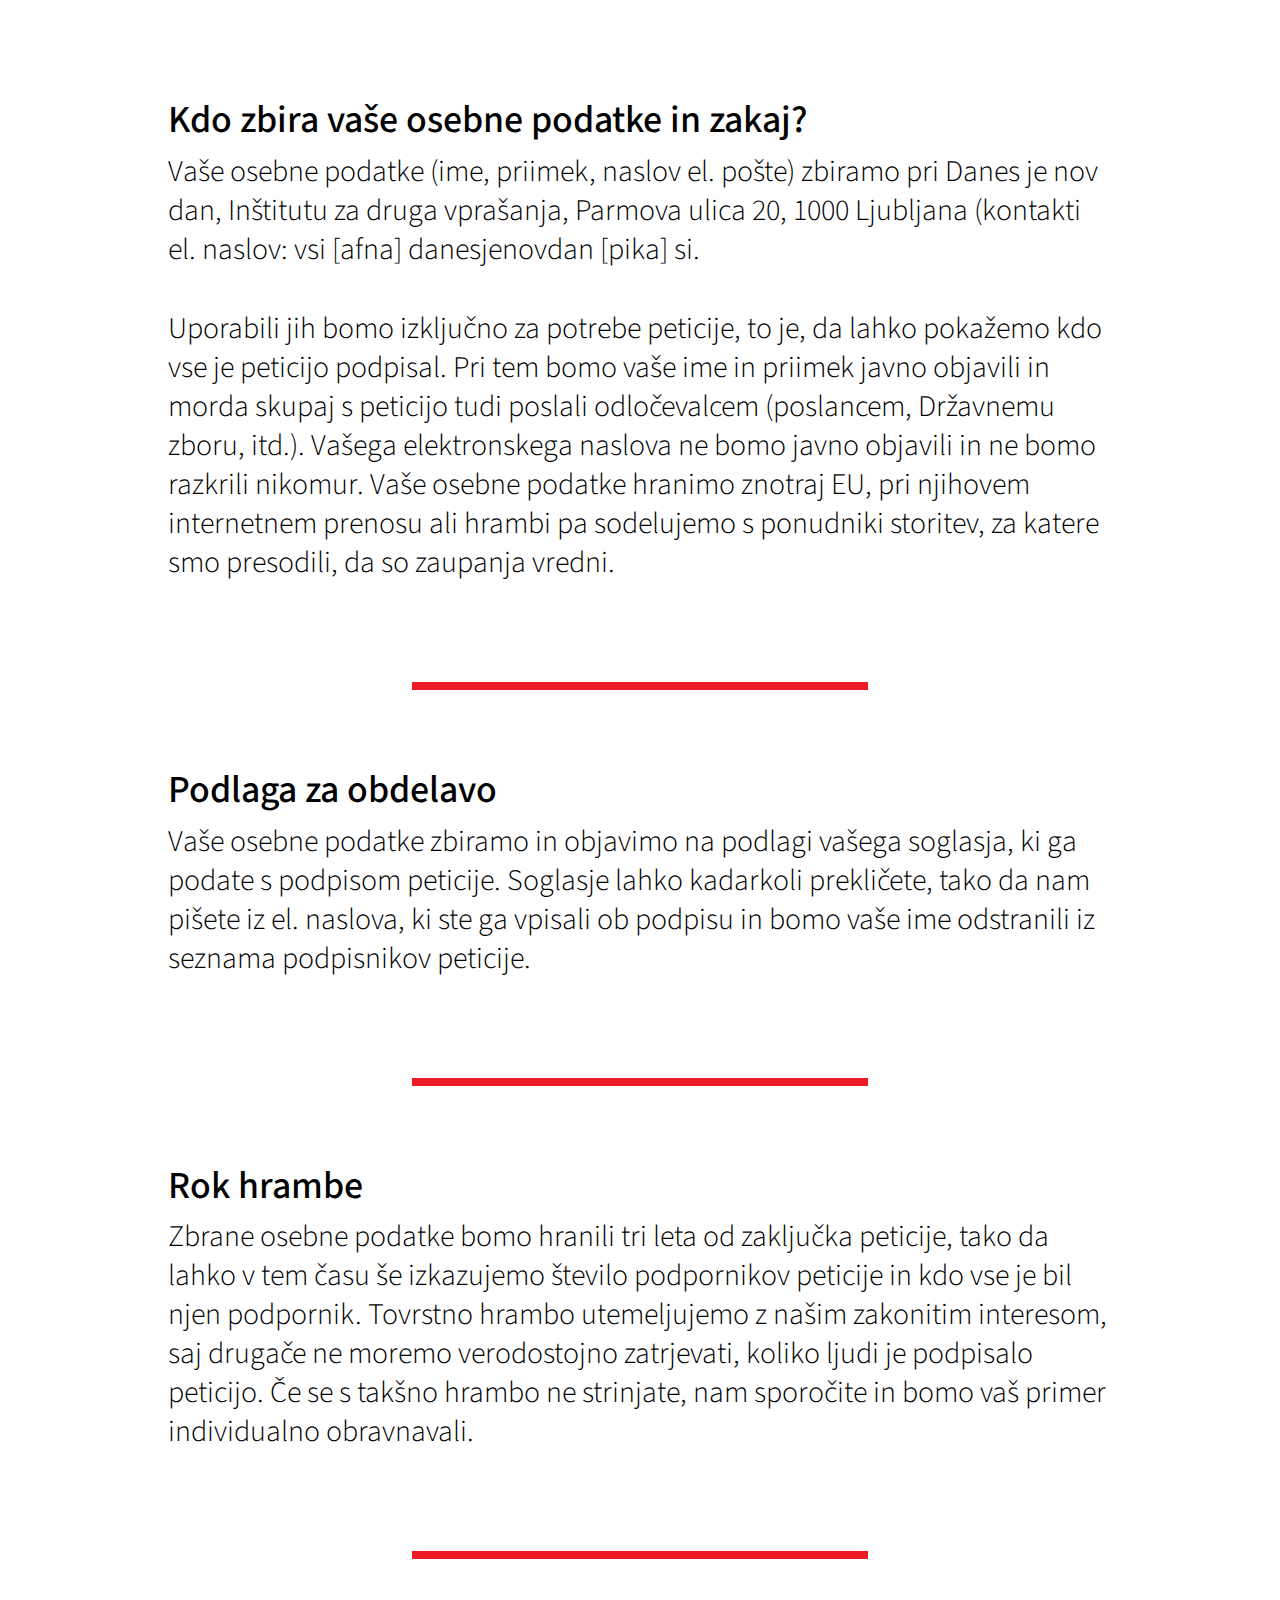
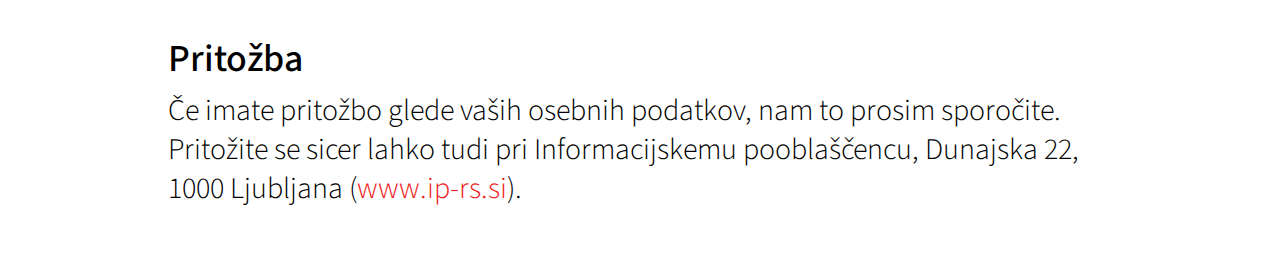
<file: podatki.html>
<!DOCTYPE html>
<html>

<head>
  <meta charset="utf-8">
  <meta http-equiv="X-UA-Compatible" content="IE=edge">
  <meta name="viewport" content="width=device-width, initial-scale=1">

  <meta name="theme-color" content="#20a048">

  <meta property="fb:app_id" content="247501873333164">
  <meta property="og:type" content="website">
  <meta property="og:title" content="Ustavimo razprodajo slovenske narave!">
  <meta property="og:description" content="Podpišite peticijo in pomagajte ustaviti razprodajo naše narave in prihodnosti.">
  <meta property="og:image" content="https://rtv.si/img/poziv-og.jpg">

  <meta name="twitter:card" content="summary_large_image">
  <meta name="twitter:title" content="Ustavimo razprodajo slovenske narave!">
  <meta name="twitter:description" content="Podpišite peticijo in pomagajte ustaviti razprodajo naše narave in prihodnosti.">
  <meta name="twitter:image" content="https://rtv.si/img/poziv-og.png">

  <meta name="author" content="Balkan river defense">
  <meta name="description" content="Podpišite peticijo in pomagajte ustaviti razprodajo naše narave in prihodnosti.">
  <title>Ustavimo razprodajo slovenske narave!</title>

  <link rel="stylesheet" href="https://maxcdn.bootstrapcdn.com/bootstrap/3.3.7/css/bootstrap.min.css" integrity="sha384-BVYiiSIFeK1dGmJRAkycuHAHRg32OmUcww7on3RYdg4Va+PmSTsz/K68vbdEjh4u" crossorigin="anonymous">
  <link rel="stylesheet" href="https://fonts.googleapis.com/css?family=Source+Sans+Pro:300,400,500,700,900&amp;subset=latin-ext">
  <link rel="stylesheet" href="style.css">

  <link rel="icon" type="image/png" href="img/poziv-favicon.png">

  <style>
    .divider {
      margin: auto;
      width: 40%;
    }
    .petition__title p {
      margin-bottom: 40px;
    }

    @media (max-width: 767px) {
      .petition {
        margin-top: 20px;
      }
      h2 p {
        font-size: 28px;
      }
      .petition__title ol {
        font-size: 24px;
      }
      p {
        font-size: 20px;
      }
    }
  </style>
</head>

<body>
  <div class="container">
    <!-- <div class="petition">
      <div class="row">
        <div class="col-md-6">
          <img src="img/Pomladna_Sava_Balkan_River_Defence.jpg" class="img-responsive img-tweet">
        </div>
        <div class="col-md-6">
          <img src="img/Pomladna_Sava_Balkan_River_Defence.jpg" class="img-responsive img-tweet">
        </div>
      </div>
    </div> -->
    <div class="petition">
      <div class="row">
        <div class="col-md-10 col-md-offset-1">
          <div class="title-container">
            <h2 class="landing__subtitle">
              <p>
                Kdo zbira vaše osebne podatke in zakaj?
              </p>
            </h2>
          </div>
        </div>
        <div class="col-md-10 col-md-offset-1">
          <div class="title-container">
            <h3 class="petition__title">
              <p>
                Vaše osebne podatke (ime, priimek, naslov el. pošte) zbiramo pri Danes je nov dan, Inštitutu za
druga vprašanja, Parmova ulica 20, 1000 Ljubljana (kontakti el. naslov: vsi [afna] danesjenovdan [pika] si.</p>
<p>
Uporabili jih bomo izključno za potrebe peticije, to je, da lahko pokažemo kdo vse je peticijo
podpisal. Pri tem bomo vaše ime in priimek javno objavili in morda skupaj s peticijo tudi poslali
odločevalcem (poslancem, Državnemu zboru, itd.). Vašega elektronskega naslova ne bomo javno
objavili in ne bomo razkrili nikomur. Vaše osebne podatke hranimo znotraj EU, pri njihovem
internetnem prenosu ali hrambi pa sodelujemo s ponudniki storitev, za katere smo presodili, da so
zaupanja vredni.
              </p>
            </h3>
          </div>
        </div>
        <div class="col-md-12">
          <hr class="divider">
        </div>
        <div class="col-md-10 col-md-offset-1">
          <div class="title-container">
            <h2 class="landing__subtitle">
              <p>
                Podlaga za obdelavo
              </p>
            </h2>
          </div>
        </div>
        <div class="col-md-10 col-md-offset-1">
          <div class="title-container">
            <h3 class="petition__title">
              <p>
                Vaše osebne podatke zbiramo in objavimo na podlagi vašega soglasja, ki ga podate s podpisom
peticije. Soglasje lahko kadarkoli prekličete, tako da nam pišete iz el. naslova, ki ste ga vpisali ob
podpisu in bomo vaše ime odstranili iz seznama podpisnikov peticije.
              </p>
            </h3>
          </div>
        </div>
        <div class="col-md-12">
          <hr class="divider">
        </div>
        <div class="col-md-10 col-md-offset-1">
          <div class="title-container">
            <h2 class="landing__subtitle">
              <p>
                Rok hrambe
              </p>
            </h2>
          </div>
        </div>
        <div class="col-md-10 col-md-offset-1">
          <div class="title-container">
            <h3 class="petition__title">
              <p>
                Zbrane osebne podatke bomo hranili tri leta od zaključka peticije, tako da lahko v tem času še
izkazujemo število podpornikov peticije in kdo vse je bil njen podpornik. Tovrstno hrambo
utemeljujemo z našim zakonitim interesom, saj drugače ne moremo verodostojno zatrjevati, koliko
ljudi je podpisalo peticijo. Če se s takšno hrambo ne strinjate, nam sporočite in bomo vaš primer
individualno obravnavali.
              </p>
            </h3>
          </div>
        </div>
        <div class="col-md-12">
          <hr class="divider">
        </div>
        <div class="col-md-10 col-md-offset-1">
          <div class="title-container">
            <h2 class="landing__subtitle">
              <p>
                Pritožba
              </p>
            </h2>
          </div>
        </div>
        <div class="col-md-10 col-md-offset-1">
          <div class="title-container">
            <h3 class="petition__title">
              <p>
                Če imate pritožbo glede vaših osebnih podatkov, nam to prosim sporočite. Pritožite se sicer lahko
tudi pri Informacijskemu pooblaščencu, Dunajska 22, 1000 Ljubljana (<a href="https://www.ip-rs.si" target="_blank">www.ip-rs.si</a>).
              </p>
            </h3>
          </div>
        </div>
      </div>
    </div>
  </div>

  <script src="https://ajax.googleapis.com/ajax/libs/jquery/1.12.4/jquery.min.js"></script>
  <script src="https://maxcdn.bootstrapcdn.com/bootstrap/3.3.7/js/bootstrap.min.js"></script>
  <script src="script.js?1"></script>
</body>

</html>
</file>
<file: style.css>
html,
body {
  overflow-x: hidden;
}

body,
p {
  font-family: 'Source Sans Pro', sans-serif;
  color: #000;
}

.text-red {
  color: #ed1c24;
}

a,
.btn-link {
  color: #ed1c24;
  text-decoration: none;
}

a:hover,
a:visited,
a:active,
.btn-link:hover,
.btn-link:active,
.btn-link:focus {
  color: #ed1c24;
  text-decoration: underline;
}

small {
  font-size: 13px;
}

@media screen and (max-width: 480px) {
  small {
    font-size: 11px;
  }
}

.row-md-flex {
  display: flex;
}

.col-md-flex {
  display: flex;
  align-items: center;
}

@media screen and (max-width: 991px) {
  .row-md-flex {
    display: block;
  }

  .col-md-flex {
    display: block;
  }
}

.landing,
.petition {
  position: relative;
  margin-bottom: 20px;
}

.petition {
  margin-top: 80px;
}

.landing {
  margin: 80px 0;
}

.landing h1.landing__title {
  font-size: 62px;
  font-weight: 900;
}

.petition h1.landing__title {
  font-size: 52px;
  font-weight: 900;
  margin: 0;
}

@media screen and (max-width: 480px) {
  .petition h1.landing__title {
    font-size: 38px;
  }
}

h2.landing__subtitle {
  font-size: 38px;
  font-weight: 500;
}

hr.divider {
  border-top-color: #ed1c24;
  border-top-width: 8px;
  margin-top: 60px;
  margin-bottom: 60px;
}

/* .landing .landing__subtitle {
  font-size: 48px;
  line-height: 1.2;
  font-weight: 300;
  margin-top: 60px;
} */

@media screen and (max-width: 991px) {
  .landing {
    margin: 20px 0;
  }

  .landing .landing__logo {
    max-width: 480px;
    margin: 0 auto;
  }

  .landing .landing__title {
    font-size: 68px;
    text-align: center;
  }

  .landing .landing__subtitle {
    font-size: 36px;
    margin-top: 30px;
  }
}

@media screen and (max-width: 480px) {
  .landing .landing__logo {
    max-width: 200px;
  }

  .landing .landing__title {
    font-size: 36px;
  }

  .landing .landing__subtitle {
    font-size: 28px;
    margin-top: 20px;
  }
}

.petition .petition__title {
  font-size: 30px;
  line-height: 1.3;
  font-weight: 300;
  vertical-align: text-top;
  margin-top: 0;
  margin-bottom: 0;
}

.petition .petition__title--box {
  background-color: #ed1c24;
  color: #fff;
  font-weight: 400;
  padding: 100px 50px;
  line-height: 1.4;
  margin-bottom: 30px;
}

@media screen and (max-width: 768px) {
  .petition .petition__title--box {
    padding: 50px 25px;
  }
}

.petition .petition__title strong {
  /* font-size: 64px; */
}

.petition .petition__title span {
  font-weight: 700;
}

.petition .progress-container {
  padding-bottom: 40px;
}

.petition .progress {
  height: 35px;
  background-color: rgba(237, 28, 36, 0.25);
  border-radius: 0;
  margin-bottom: 10px;
}

.petition .progress-bar {
  background-color: #ed1c24;
}

.petition .progress__note {
  font-size: 15px;
}

.petition .petition__form,
.petition .petition__reset {
  padding-bottom: 40px;
}

.petition .form-control {
  border: 2px solid #000;
  border-radius: 0;
  margin-bottom: 20px;
  font-size: 15px;
  padding: 0 15px;
  color: #ed1c24;
  font-weight: 700;
  height: 50px;
  line-height: 50px;
}

.modal .btn-default,
.modal .btn-default:active,
.modal .btn-default:focus,
.modal .btn-default[disabled],
.poslanci .btn-default,
.poslanci .btn-default:active,
.poslanci .btn-default:focus,
.poslanci .btn-default[disabled],
.petition .btn-default,
.petition .btn-default:active,
.petition .btn-default:focus,
.petition .btn-default[disabled] {
  font-size: 36px;
  font-weight: 900;
  line-height: 76px;
  background-color: #ed1c24;
  color: #fff;
  border: 0;
  border-radius: 0;
  text-transform: uppercase;
  transition: 150ms all ease-in-out;
}

.modal .btn-default:not([disabled]):hover,
.modal .btn-default:not([disabled]):active:hover,
.modal .btn-default:not([disabled]):focus:hover,
.poslanci .btn-default:not([disabled]):hover,
.poslanci .btn-default:not([disabled]):active:hover,
.poslanci .btn-default:not([disabled]):focus:hover,
.petition .btn-default:not([disabled]):hover,
.petition .btn-default:not([disabled]):active:hover,
.petition .btn-default:not([disabled]):focus:hover {
  color: #000;
}

.modal .btn-default,
.modal .btn-default:active,
.modal .btn-default:focus,
.modal .btn-default[disabled],
.poslanci .btn-default,
.poslanci .btn-default:active,
.poslanci .btn-default:focus,
.poslanci .btn-default[disabled] {
  font-size: 18px;
  line-height: 36px;
}

.poslanci .thumbnail {
  border: 0;
}

.poslanci .panel {
  border-radius: 0;
  box-shadow: 3px 3px 3px rgba(0, 0, 0, .1)
}

.poslanci .panel-heading {
  padding: 0;
}

.poslanci .panel-heading h3 {
  margin-top: 10px;
}

.modal h4.modal-title,
.poslanci .panel-heading h4 {
  font-weight: 300;
}

.poslanci .caption {
  position: relative;
  z-index: 1;
}

.poslanci .reaction-image {
  position: absolute;
  left: 0;
  /* top: 32px; */
  width: 60px;
  z-index: -1;
}

@media screen and (max-width: 480px) {
  .poslanci .reaction-image {
    top: 0px;
    width: 75px;
  }
}

@media screen and (max-width: 991px) {
  .petition .title-container {
    padding-top: 0;
    padding-bottom: 35px;
  }

  .petition .progress-container {
    padding-bottom: 0;
  }

  .petition .petition__form,
  .petition .petition__reset {
    padding-top: 60px;
  }
}

@media screen and (max-width: 480px) {
  .petition .petition__title {
    font-size: 28px;
    display: block;
  }

  .petition .petition__title strong {
    /* font-size: 42px; */
  }

  .petition .petition__note {
    white-space: normal;
  }

  .petition .btn-default,
  .petition .btn-default:active,
  .petition .btn-default:focus {
    font-size: 40px;
    line-height: 60px;
  }
}

.form-control:hover,
.form-control:active,
.form-control:focus,
.btn:hover,
.btn:active,
.btn:focus {
  outline: none !important;
  box-shadow: none !important;
  -webkit-appearance: none;
}

.checkbox {
  padding-left: 20px;
  margin-bottom: 23px;
}

.checkbox input[type="checkbox"] {
  display: none;
}

.checkbox label {
  display: flex;
  align-items: center;
  position: relative;
  padding-left: 15px;
  min-height: 26px;
}

.checkbox label::before,
.checkbox label::after {
  display: inline-block;
  position: absolute;
  width: 26px;
  height: 26px;
  left: 0;
  margin-top: -2px;
  margin-left: -20px;
}

.checkbox label::before {
  content: "";
  border: 2px solid #000;
  background-color: #fff;
}

.checkbox label::after {
  padding-left: 4px;
  padding-top: 5px;
  font-size: 16px;
  color: #ed1c24;
}

.checkbox input[type="checkbox"]:checked + label::after {
  content: "\e013";
  font-family: 'Glyphicons Halflings';
  font-style: normal;
  font-weight: 400;
  line-height: 1;
  -webkit-font-smoothing: antialiased;
  -moz-osx-font-smoothing: grayscale;
}

.checkbox input[disabled] + label {
  cursor: not-allowed;
  opacity: 0.65;
}

.checkbox input[disabled] + label::before {
  background-color: #eee;
}

/* .petition .petition__form { */
.petition .petition__reset {
  display: none;
}

.petition__consent {
  margin: 20px 0;
  font-size: 12px;
}

.petition__thanks {
  font-weight: 700;
}

.petition__reset .social-box {
  background-color: #ed1c24;
  padding: 10px;
  font-size: 30px;
  text-align: center;
  font-weight: 300;
  color: #fff;
  font-weight: 900;
}

.petition__reset .social-box .buttons {
  display: inline-block;
}

.petition__reset a,
.petition__reset a:hover,
.petition__reset .btn,
.petition__reset .btn:hover {
  font-weight: bold;
  padding-left: 0;
  padding-right: 0;
}

.footer__social {
  font-size: 48px;
  text-align: center;
}

.footer__social .social__title {
  margin-right: 30px;
  font-weight: 900;
  vertical-align: middle;
}

.btn-social {
  background: transparent;
  color: #fff;
  width: 55px;
  height: 55px;
  padding: 4px 0;
  transition: 150ms all ease-in-out;
}

.btn-social svg {
  fill: #fff;
  transition: 150ms all ease-in-out;
}

.btn-social:hover {
  background-color: #fff;
}

.btn-social:hover svg {
  fill: #ed1c24;
}

.footer .source-row {
  line-height: 1.4;
  text-align: left;
  position: relative;
  top: -10px;
}

@media screen and (max-width: 768px) {
  .footer {
    text-align: center;
  }

  .footer__social .social__title {
    margin-right: 0;
    display: block;
    font-size: 38px;
  }

  .footer__people,
  .footer .source-row {
    text-align: center;
  }
}

/* MUKI */

.signatures {
  background-color: rgba(237, 28, 36, 0.25);
  padding: 30px;
  margin-bottom: 50px;
  font-size: 16px;
}

.signature-names.show-less {
  max-height: 500px;
  overflow: hidden;
  position: relative;
}

.signature-names.show-less::after {
  content: ' ';
  display: table;
  background-image: linear-gradient(to bottom, transparent, rgba(237, 28, 36, 0.25));
  width: 100%;
  height: 45px;
  position: absolute;
  bottom: 0;
  left: 0;
}

.petition .btn-showall,
.petition .btn-showall:active,
.petition .btn-showall:focus {
  font-size: 24px;
  line-height: 36px;
}

.signatures__title {
  font-size: 36px;
  font-weight: 400;
  text-transform: uppercase;
  margin-top: 50px;
}

@media screen and (max-width: 480px) {
  .petition .btn-showall,
  .petition .btn-showall:active,
  .petition .btn-showall:focus {
    font-size: 18px;
    line-height: 36px;
  }

  .signatures {
    padding: 20px;
    font-size: 14px;
  }

  .signatures__title {
    font-size: 20px;
  }
}

.img-tweet {
  border: 3px solid #ed1c24;
  margin-bottom: 30px;
  width: 100%;
}
</file>
